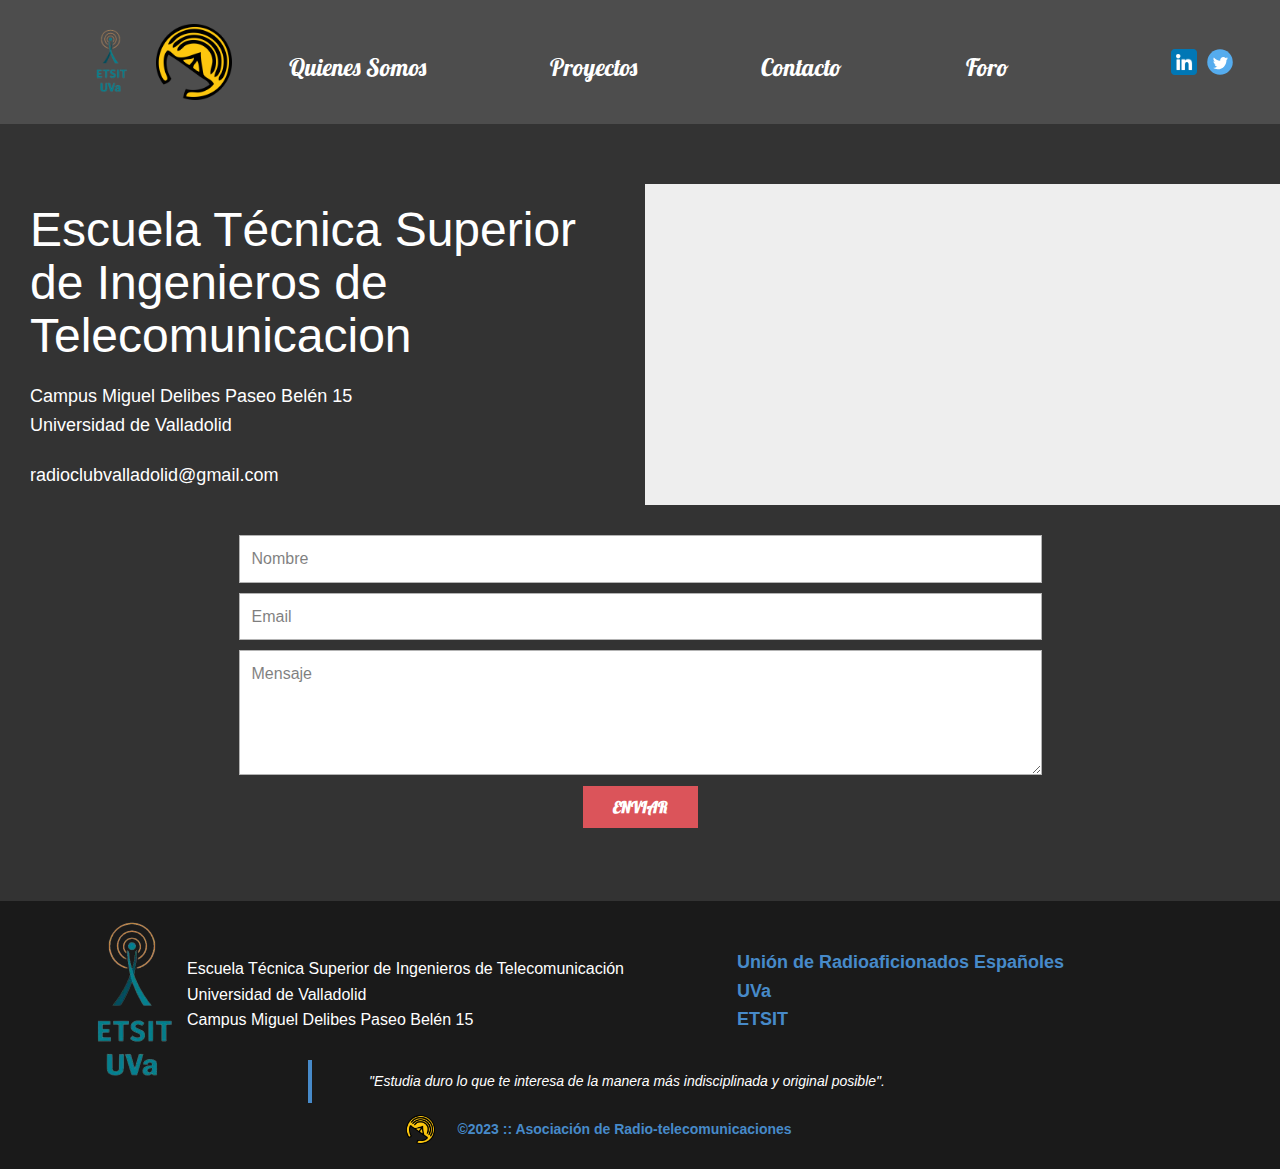
<file: contacto.html>
<!DOCTYPE html>
<html style="font-size: 16px;" lang="es"><head>
    <meta name="viewport" content="width=device-width, initial-scale=1.0">
    <meta charset="utf-8">
    <meta name="keywords" content="Business Center, Business Center">
    <meta name="description" content="Somos un grupo de estudiantes de grado (y máster) de teleco, en la ETSIT-UVa. Juntamos lo mejor de cada mención para llevar a cabo todas las ideas que se nos ocurren. Sacamos la mejor parte de lo ">
    <title>RC: Como contactarnos</title>
    <link rel="stylesheet" href="b437363a3279afd6e043c8524ffb06340d893ddb/nicepage.css" media="screen">
<link rel="stylesheet" href="nicepage-site.css" media="screen">
<link rel="stylesheet" href="contacto.css" media="screen">
<link rel="icon" type="image/png" href="0f9cd43b/5993878/images/image.png">
    <script class="u-script" type="text/javascript" src="assets/jquery-3.5.1.min.js" defer=""></script>
    <script class="u-script" type="text/javascript" src="b437363a3279afd6e043c8524ffb06340d893ddb/nicepage.js" defer=""></script>
    <meta name="generator" content="Nicepage 5.20.10, nicepage.com">
    <meta name="referrer" content="origin">
    <link id="u-theme-google-font" rel="stylesheet" href="css?family=Roboto:100,100i,300,300i,400,400i,500,500i,700,700i,900,900i|Open+Sans:300,300i,400,400i,500,500i,600,600i,700,700i,800,800i">
    <link id="u-page-google-font" rel="stylesheet" href="css-1?family=Lobster:400">
    
    
    
    <script type="application/ld+json">{
		"@context": "http://schema.org",
		"@type": "Organization",
		"name": "RadioclubEtsit",
		"logo": "https://assets.nicepagecdn.com/0f9cd43b/5993878/images/image.png",
		"sameAs": [
				"https://es.linkedin.com/company/asociaci-n-de-radio-telecomunicaciones?trk=public_post_follow-view-profile",
				"https://twitter.com/radioclub_vall"
		]
}</script>
    <meta name="theme-color" content="#478ac9">
    <meta name="twitter:site" content="@">
    <meta name="twitter:card" content="summary_large_image">
    <meta name="twitter:title" content="contacto">
    <meta name="twitter:description" content="RadioclubEtsit">
    <meta property="og:title" content="contacto">
    <meta property="og:description" content="Somos un grupo de estudiantes de grado (y máster) de teleco, en la ETSIT-UVa. Juntamos lo mejor de cada mención para llevar a cabo todas las ideas que se nos ocurren. Sacamos la mejor parte de lo ">
    <meta property="og:type" content="website">
  
</head>
  <body data-path-to-root="/" data-include-products="false" class="u-body u-xl-mode" data-lang="es"><header class="u-align-center-sm u-align-center-xs u-clearfix u-grey-70 u-header u-header" id="sec-80ef"><div class="u-clearfix u-sheet u-sheet-1">
        <a href="index.html" class="u-image u-logo u-image-1" data-image-width="100" data-image-height="100">
          <img src="0f9cd43b/5993878/images/image.png" class="u-logo-image u-logo-image-1">
        </a>
        <nav class="u-align-left u-menu u-menu-one-level u-offcanvas u-menu-1">
          <div class="menu-collapse u-custom-font u-font-lobster" style="font-size: 1.5rem;">
            <a class="u-button-style u-custom-color u-nav-link" href="#">
              <svg class="u-svg-link" preserveaspectratio="xMidYMin slice" viewbox="0 0 302 302" ><use xlink:href="#svg-8a8f"></use></svg>
              <svg xmlns="http://www.w3.org/2000/svg" xmlns:xlink="http://www.w3.org/1999/xlink" version="1.1" id="svg-8a8f" x="0px" y="0px" viewbox="0 0 302 302" style="enable-background:new 0 0 302 302;" xml:space="preserve" class="u-svg-content"><g><rect y="36" width="302" height="30"></rect><rect y="236" width="302" height="30"></rect><rect y="136" width="302" height="30"></rect>
</g><g></g><g></g><g></g><g></g><g></g><g></g><g></g><g></g><g></g><g></g><g></g><g></g><g></g><g></g><g></g></svg>
            </a>
          </div>
          <div class="u-custom-menu u-nav-container">
            <ul class="u-custom-font u-font-lobster u-nav u-unstyled u-nav-1">
</li><li class="u-nav-item"><a class="u-button-style u-nav-link u-text-active-palette-1-base u-text-hover-palette-2-base" href="quienes_somos.html" style="padding: 26px 62px;">Quienes Somos</a>
</li><li class="u-nav-item"><a class="u-button-style u-nav-link u-text-active-palette-1-base u-text-hover-palette-2-base" href="servicios.html" style="padding: 26px 62px;">Proyectos</a>
</li><li class="u-nav-item"><a class="u-button-style u-nav-link u-text-active-palette-1-base u-text-hover-palette-2-base" href="contacto.php" style="padding: 26px 62px;">Contacto</a>
</li><li class="u-nav-item"><a class="u-button-style u-nav-link u-text-active-palette-1-base u-text-hover-palette-2-base" href="foro.html" style="padding: 26px 62px;">Foro</a>
</li></ul>
          </div>
          <div class="u-custom-menu u-nav-container-collapse">
            <div class="u-align-center u-black u-container-style u-inner-container-layout u-opacity u-opacity-95 u-sidenav">
              <div class="u-inner-container-layout u-sidenav-overflow">
                <div class="u-menu-close"></div>
                <ul class="u-align-center u-nav u-popupmenu-items u-unstyled u-nav-2"><li class="u-nav-item"><a class="u-button-style u-nav-link" href="index.html">Inicio</a>
</li><li class="u-nav-item"><a class="u-button-style u-nav-link" href="quienes_somos.html">Quienes Somos</a>
</li><li class="u-nav-item"><a class="u-button-style u-nav-link" href="servicios.html">Proyectos</a>
</li><li class="u-nav-item"><a class="u-button-style u-nav-link" href="contacto.php">Contacto</a>
</li></ul>
              </div>
            </div>
            <div class="u-black u-menu-overlay u-opacity u-opacity-70"></div>
          </div>
        </nav>
        <div class="u-social-icons u-spacing-10 u-social-icons-1">
          <a class="u-social-url" title="facebook" target="_blank" href="https://es.linkedin.com/company/asociaci-n-de-radio-telecomunicaciones?trk=public_post_follow-view-profile"><span class="u-file-icon u-icon u-social-facebook u-social-icon u-icon-1"><img src="0f9cd43b/5993878/images/3536505.png" alt=""></span>
          </a>
          <a class="u-social-url" title="twitter" target="_blank" href="https://twitter.com/radioclub_vall"><span class="u-icon u-social-icon u-social-twitter u-icon-2"><svg class="u-svg-link" preserveaspectratio="xMidYMin slice" viewbox="0 0 112 112" ><use xlink:href="#svg-7625"></use></svg><svg class="u-svg-content" viewbox="0 0 112 112" x="0" y="0" id="svg-7625"><circle fill="currentColor" class="st0" cx="56.1" cy="56.1" r="55"></circle><path fill="#FFFFFF" d="M83.8,47.3c0,0.6,0,1.2,0,1.7c0,17.7-13.5,38.2-38.2,38.2C38,87.2,31,85,25,81.2c1,0.1,2.1,0.2,3.2,0.2
      c6.3,0,12.1-2.1,16.7-5.7c-5.9-0.1-10.8-4-12.5-9.3c0.8,0.2,1.7,0.2,2.5,0.2c1.2,0,2.4-0.2,3.5-0.5c-6.1-1.2-10.8-6.7-10.8-13.1
      c0-0.1,0-0.1,0-0.2c1.8,1,3.9,1.6,6.1,1.7c-3.6-2.4-6-6.5-6-11.2c0-2.5,0.7-4.8,1.8-6.7c6.6,8.1,16.5,13.5,27.6,14
      c-0.2-1-0.3-2-0.3-3.1c0-7.4,6-13.4,13.4-13.4c3.9,0,7.3,1.6,9.8,4.2c3.1-0.6,5.9-1.7,8.5-3.3c-1,3.1-3.1,5.8-5.9,7.4
      c2.7-0.3,5.3-1,7.7-2.1C88.7,43,86.4,45.4,83.8,47.3z"></path></svg></span>
          </a>
        </div>
        <img class="u-image u-image-contain u-image-default u-preserve-proportions u-image-2" src="0f9cd43b/5993878/images/image-3.png" alt="" data-image-width="400" data-image-height="400" data-href="https://www.tel.uva.es/" data-target="_blank">
      </div></header>
    <section class="u-align-center u-clearfix u-grey-80 u-valign-middle-xl u-section-1" id="sec-46dc">
      <div class="custom-expanded data-layout-selected u-clearfix u-expanded-width-xl u-gutter-10 u-layout-wrap u-layout-wrap-1">
        <div class="u-gutter-0 u-layout">
          <div class="u-layout-col">
            <div class="u-size-30">
              <div class="u-layout-row">
                <div class="u-align-left u-container-style u-layout-cell u-size-30-lg u-size-30-xl u-size-31-md u-size-31-sm u-size-31-xs u-layout-cell-1">
                  <div class="u-container-layout u-valign-top-sm u-valign-top-xs u-container-layout-1">
                    <h2 class="u-text u-text-1">Escuela Técnica Superior de Ingenieros de Telecomunicacion</h2>
                    <p class="u-text u-text-2">Campus Miguel Delibes
Paseo Belén 15<br>Universidad de Valladolid&nbsp;<br>
                    </p>
                    <p class="u-text u-text-3"> radioclubvalladolid@gmail.com</p>
                  </div>
                </div>
                <div class="u-align-left u-container-style u-layout-cell u-size-29-md u-size-29-sm u-size-29-xs u-size-30-lg u-size-30-xl u-layout-cell-2">
                  <div class="u-container-layout u-container-layout-2">
                    <div class="u-expanded u-grey-light-2 u-map">
                      <div class="embed-responsive">
                        <iframe class="embed-responsive-item" src="https://maps.google.com/maps?output=embed&q=Escuela%20T%C3%A9cnica%20Superior%20de%20Ingenieros%20de%20Telecomunicaci%C3%B3nUniversidad%20de%20Valladolid%C2%A0Campus%20Miguel%20Delibes%0APaseo%20Bel%C3%A9n%2015&z=16&t=m" data-map="[base64]"></iframe>
                      </div>
                    </div>
                  </div>
                </div>
              </div>
            </div>
            <div class="u-size-30">
              <div class="u-layout-row">
                <div class="u-align-left u-container-style u-layout-cell u-size-60 u-layout-cell-3">
                  <div class="u-container-layout u-valign-bottom-sm u-valign-bottom-xs u-container-layout-3">
                    <div class="u-form u-form-1">
                      <form action="https://forms.nicepagesrv.com/v2/form/process" class="u-clearfix u-form-spacing-10 u-form-vertical u-inner-form" style="padding: 0px;" source="email" name="form-5">
                        <input type="hidden" id="siteId" name="siteId" value="5993878">
                        <input type="hidden" id="pageId" name="pageId" value="47218973">
                        <div class="u-form-group u-form-name u-label-none">
                          <label for="name-5359" class="u-label">Nombre</label>
                          <input type="text" placeholder="Nombre" id="name-5359" name="nombre" class="u-input u-input-rectangle" required="">
                        </div>
                        <div class="u-form-email u-form-group u-label-none">
                          <label for="email-5359" class="u-label">Email</label>
                          <input type="email" placeholder="Email" id="email-5359" name="email" class="u-input u-input-rectangle" required="">
                        </div>
                        <div class="u-form-group u-form-message u-label-none">
                          <label for="message-5359" class="u-label">Address</label>
                          <textarea placeholder="Mensaje" rows="4" cols="50" id="message-5359" name="message" class="u-input u-input-rectangle" required="" maxlength="5000"></textarea>
                        </div>
                        <div class="u-align-center u-form-group u-form-submit u-label-none">
                          <a href="#" class="u-border-none u-btn u-btn-submit u-button-style u-custom-font u-font-lobster u-palette-2-base u-btn-1">Enviar<br>
                          </a>
                          <input type="submit" value="submit" class="u-form-control-hidden">
                        </div>
                        <div class="u-form-send-message u-form-send-success">Gracias. El mensaje ha sido enviado!!</div>
                        <div class="u-form-send-error u-form-send-message">Imposible de enviar. Corrija los campos señalados.</div>
                        <input type="hidden" value="" name="recaptchaResponse">
                        <input type="hidden" name="formServices" value="cc3729d9-b306-946d-03f2-721d1c1a7704">
                        <input type="hidden" name="siteKey" value="6LetPRgiAAAAAGX121nVdkYGTN-RfCXh4wAlbDFh">
                      </form>
                    </div>
                  </div>
                </div>
              </div>
            </div>
          </div>
        </div>
      </div>
    </section>
    
    
    
    <footer class="u-align-center u-clearfix u-footer u-grey-90 u-footer" id="sec-bb53" data-href="https://www.ure.es/"
    data-target="_blank">
    <div class="u-clearfix u-sheet u-sheet-1">
      <img class="u-image u-image-contain u-image-default u-preserve-proportions u-image-1"
        src="0f9cd43b/5993878/images/image-3.png" alt="" data-image-width="400" data-image-height="400">
      <p class="u-align-left u-text u-text-1">Escuela Técnica Superior de Ingenieros de Telecomunicación<br>Universidad
        de Valladolid&nbsp;<br>Campus Miguel Delibes
        Paseo Belén 15
      </p>
      <div class="u-clearfix u-group-elements u-group-elements-1">
        <p class="u-align-left u-text u-text-2">
          <a class="u-active-none u-border-none u-btn u-button-link u-button-style u-hover-none u-none u-text-palette-1-base u-btn-1"
            data-href="https://www.ure.es/" data-target="_blank">Unión de Radioaficionados Españoles</a>
        </p>
        <p class="u-align-left u-text u-text-3">
          <a class="u-active-none u-border-none u-btn u-button-link u-button-style u-hover-none u-none u-text-palette-1-base u-btn-2"
            data-href="https://www.uva.es/export/sites/uva/" data-target="_blank">UVa</a>
        </p>
        <p class="u-align-left u-text u-text-4">
          <a class="u-active-none u-border-none u-btn u-button-link u-button-style u-hover-none u-none u-text-palette-1-base u-btn-3"
            data-href="https://www.tel.uva.es/" data-target="_blank">ETSIT</a>
        </p>
      </div>
      <blockquote class="u-align-center u-text u-text-5"> "Estudia duro lo que te interesa de la manera más
        indisciplinada y original posible".</blockquote>
      <a href="https://nicepage.com" class="u-image u-logo u-image-2" data-image-width="100" data-image-height="100">
        <img src="0f9cd43b/5993878/images/image.png" class="u-logo-image u-logo-image-1">
      </a>
      <p class="u-small-text u-text u-text-variant u-text-6">
        <a id="asoc"
          class="u-active-none u-border-none u-btn u-button-style u-hover-none u-none u-text-palette-1-base u-btn-4">©2023&nbsp;::
          Asociación de Radio-telecomunicaciones</a>
      </p>
    </div>
  </footer>
  
</body></html>
</file>
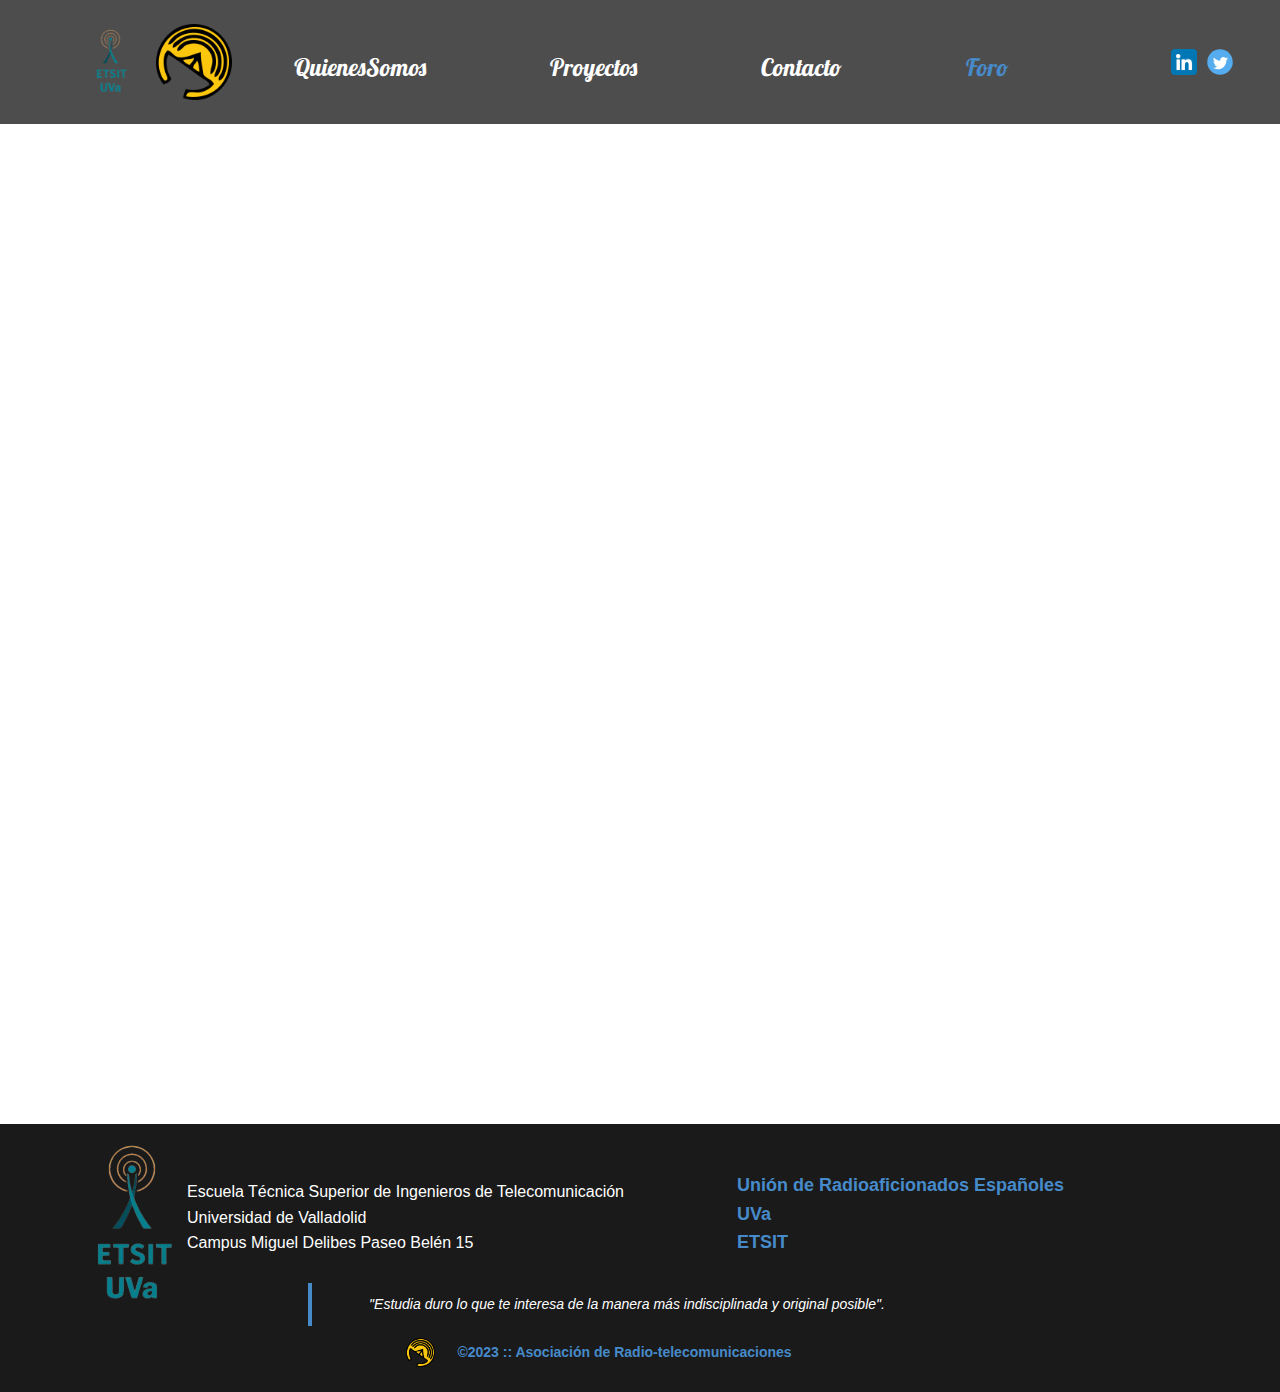
<file: foro.html>
<!DOCTYPE html>
<html style="font-size: 16px;" lang="es"><head>
    <meta name="viewport" content="width=device-width, initial-scale=1.0">
    <meta charset="utf-8">
    <meta name="keywords" content="Business Center, Business Center">
    <meta name="description" content="Foro del radioclub. Propuesta de temas relacionados con las Telecomunicaciones ">
    <title>Remoto</title>
    <link rel="stylesheet" href="b437363a3279afd6e043c8524ffb06340d893ddb/nicepage.css" media="screen">
<link rel="stylesheet" href="nicepage-site.css" media="screen">
<link rel="stylesheet" href="contacto.css" media="screen">
<link rel="icon" type="image/png" href="0f9cd43b/5993878/images/image.png">
    <script class="u-script" type="text/javascript" src="assets/jquery-3.5.1.min.js" defer=""></script>
    <script class="u-script" type="text/javascript" src="b437363a3279afd6e043c8524ffb06340d893ddb/nicepage.js" defer=""></script>
    <meta name="generator" content="Nicepage 5.20.10, nicepage.com">
    <meta name="referrer" content="origin">
    <link id="u-theme-google-font" rel="stylesheet" href="css?family=Roboto:100,100i,300,300i,400,400i,500,500i,700,700i,900,900i|Open+Sans:300,300i,400,400i,500,500i,600,600i,700,700i,800,800i">
    <link id="u-page-google-font" rel="stylesheet" href="css-1?family=Lobster:400">
    
    
    
    <script type="application/ld+json">{
		"@context": "http://schema.org",
		"@type": "Organization",
		"name": "RadioclubEtsit",
		"logo": "https://assets.nicepagecdn.com/0f9cd43b/5993878/images/image.png",
		"sameAs": [
				"https://es.linkedin.com/company/asociaci-n-de-radio-telecomunicaciones?trk=public_post_follow-view-profile",
				"https://twitter.com/radioclub_vall"
		]
}</script>
    <meta name="theme-color" content="#478ac9">
    <meta name="twitter:site" content="@">
    <meta name="twitter:card" content="summary_large_image">
    <meta name="twitter:title" content="contacto">
    <meta name="twitter:description" content="RadioclubEtsit">
    <meta property="og:title" content="contacto">
    <meta property="og:description" content="Somos un grupo de estudiantes de grado (y máster) de teleco, en la ETSIT-UVa. Juntamos lo mejor de cada mención para llevar a cabo todas las ideas que se nos ocurren. Sacamos la mejor parte de lo ">
    <meta property="og:type" content="website">
  <script>
    function gdprConfirmed() {
        return true;
    }
    function dynamicLoadScript(src) {
        var script = document.createElement('script');
        script.src = src && typeof src === 'string' ? src : 'https://www.google.com/recaptcha/api.js?render=6LetPRgiAAAAAGX121nVdkYGTN-RfCXh4wAlbDFh';
        script.async = true;
        document.body.appendChild(script);
        script.onload = function() {
            let event = new CustomEvent("recaptchaLoaded");
            document.dispatchEvent(event);
        };
    }
    document.addEventListener('DOMContentLoaded', function () {
        var confirmButton = document.querySelector('.u-cookies-consent .u-button-confirm');
        if (confirmButton) {
            confirmButton.onclick = dynamicLoadScript;
        }
    });
    </script>
    <script>
        document.addEventListener("DOMContentLoaded", function(){
            if (!gdprConfirmed()) {
                return;
            }
            dynamicLoadScript();
        });
    </script>
</head>
  <body data-path-to-root="/" data-include-products="false" class="u-body u-xl-mode" data-lang="es"><header class="u-align-center-sm u-align-center-xs u-clearfix u-grey-70 u-header u-header" id="sec-80ef"><div class="u-clearfix u-sheet u-sheet-1">
        <a class="u-image u-logo u-image-1" href="index.html" data-image-width="100" data-image-height="100">
          <img src="0f9cd43b/5993878/images/image.png" class="u-logo-image u-logo-image-1">
        </a>
        <nav class="u-align-left u-menu u-menu-one-level u-offcanvas u-menu-1">
          <div class="menu-collapse u-custom-font u-font-lobster" style="font-size: 1.5rem;">
            <a class="u-button-style u-custom-color u-nav-link" href="#">
              <svg xmlns="http://www.w3.org/2000/svg" xmlns:xlink="http://www.w3.org/1999/xlink" version="1.1" id="svg-8a8f" x="0px" y="0px" viewbox="0 0 302 302" style="enable-background:new 0 0 302 302;" xml:space="preserve" class="u-svg-content"><g><rect y="36" width="302" height="30"></rect><rect y="236" width="302" height="30"></rect><rect y="136" width="302" height="30"></rect>
</g><g></g><g></g><g></g><g></g><g></g><g></g><g></g><g></g><g></g><g></g><g></g><g></g><g></g><g></g><g></g></svg>
            </a>
          </div>
          <div class="u-custom-menu u-nav-container">
            <ul class="u-custom-font u-font-lobster u-nav u-unstyled u-nav-1">
</li><li class="u-nav-item"><a class="u-button-style u-nav-link u-text-active-palette-1-base u-text-hover-palette-2-base" href="quienes_somos.html" style="padding: 26px 62px;">QuienesSomos</a>
</li><li class="u-nav-item"><a class="u-button-style u-nav-link u-text-active-palette-1-base u-text-hover-palette-2-base" href="servicios.html" style="padding: 26px 62px;">Proyectos</a>
</li><li class="u-nav-item"><a class="u-button-style u-nav-link u-text-active-palette-1-base u-text-hover-palette-2-base" href="contacto.php" style="padding: 26px 62px;">Contacto</a>
</li><li class="u-nav-item"><a class="u-button-style u-nav-link u-text-active-palette-1-base u-text-hover-palette-2-base" href="foro.html" style="padding: 26px 62px;">Foro</a>
</li></ul>
          </div>
          <div class="u-custom-menu u-nav-container-collapse">
            <div class="u-align-center u-black u-container-style u-inner-container-layout u-opacity u-opacity-95 u-sidenav">
              <div class="u-inner-container-layout u-sidenav-overflow">
                <div class="u-menu-close"></div>
                <ul class="u-align-center u-nav u-popupmenu-items u-unstyled u-nav-2"><li class="u-nav-item"><a class="u-button-style u-nav-link" href="index.htm">Inicio</a>
</li><li class="u-nav-item"><a class="u-button-style u-nav-link" href="quienes_somos.html">QuienesSomos</a>
</li><li class="u-nav-item"><a class="u-button-style u-nav-link" href="servicios.html">Proyectos</a>
</li><li class="u-nav-item"><a class="u-button-style u-nav-link" href="contacto.php">Contacto</a>
</li></ul>
              </div>
            </div>
            <div class="u-black u-menu-overlay u-opacity u-opacity-70"></div>
          </div>
        </nav>
        <div class="u-social-icons u-spacing-10 u-social-icons-1">
          <a class="u-social-url" title="facebook" target="_blank" href="https://es.linkedin.com/company/asociaci-n-de-radio-telecomunicaciones?trk=public_post_follow-view-profile"><span class="u-file-icon u-icon u-social-facebook u-social-icon u-icon-1"><img src="0f9cd43b/5993878/images/3536505.png" alt=""></span>
          </a>
          <a class="u-social-url" title="twitter" target="_blank" href="https://twitter.com/radioclub_vall"><span class="u-icon u-social-icon u-social-twitter u-icon-2"><svg class="u-svg-link" preserveaspectratio="xMidYMin slice" viewbox="0 0 112 112"><use xlink:href="#svg-7625"></use></svg><svg class="u-svg-content" viewbox="0 0 112 112" x="0" y="0" id="svg-7625"><circle fill="currentColor" class="st0" cx="56.1" cy="56.1" r="55"></circle><path fill="#FFFFFF" d="M83.8,47.3c0,0.6,0,1.2,0,1.7c0,17.7-13.5,38.2-38.2,38.2C38,87.2,31,85,25,81.2c1,0.1,2.1,0.2,3.2,0.2
      c6.3,0,12.1-2.1,16.7-5.7c-5.9-0.1-10.8-4-12.5-9.3c0.8,0.2,1.7,0.2,2.5,0.2c1.2,0,2.4-0.2,3.5-0.5c-6.1-1.2-10.8-6.7-10.8-13.1
      c0-0.1,0-0.1,0-0.2c1.8,1,3.9,1.6,6.1,1.7c-3.6-2.4-6-6.5-6-11.2c0-2.5,0.7-4.8,1.8-6.7c6.6,8.1,16.5,13.5,27.6,14
      c-0.2-1-0.3-2-0.3-3.1c0-7.4,6-13.4,13.4-13.4c3.9,0,7.3,1.6,9.8,4.2c3.1-0.6,5.9-1.7,8.5-3.3c-1,3.1-3.1,5.8-5.9,7.4
      c2.7-0.3,5.3-1,7.7-2.1C88.7,43,86.4,45.4,83.8,47.3z"></path></svg></span>
          </a>
        </div>
        <img class="u-image u-image-contain u-image-default u-preserve-proportions u-image-2" src="0f9cd43b/5993878/images/image-3.png" alt="" data-image-width="400" data-image-height="400" data-href="https://www.tel.uva.es/" data-target="_blank">
       
      </div></header>


      <div style="width:95%; height: 1000px;"> 
      <iframe src="http://juliet.tel.uva.es:8080/guacamole" frameborder="0" style="width:100%; height: 1000px;;"></iframe>
      </div>


    <footer class="u-align-center u-clearfix u-footer u-grey-90 u-footer" id="sec-bb53" data-href="https://www.ure.es/"
    data-target="_blank">
    <div class="u-clearfix u-sheet u-sheet-1">
      <img class="u-image u-image-contain u-image-default u-preserve-proportions u-image-1"
        src="0f9cd43b/5993878/images/image-3.png" alt="" data-image-width="400" data-image-height="400">
      <p class="u-align-left u-text u-text-1">Escuela Técnica Superior de Ingenieros de Telecomunicación<br>Universidad
        de Valladolid&nbsp;<br>Campus Miguel Delibes
        Paseo Belén 15
      </p>
      <div class="u-clearfix u-group-elements u-group-elements-1">
        <p class="u-align-left u-text u-text-2">
          <a class="u-active-none u-border-none u-btn u-button-link u-button-style u-hover-none u-none u-text-palette-1-base u-btn-1"
            data-href="https://www.ure.es/" data-target="_blank">Unión de Radioaficionados Españoles</a>
        </p>
        <p class="u-align-left u-text u-text-3">
          <a class="u-active-none u-border-none u-btn u-button-link u-button-style u-hover-none u-none u-text-palette-1-base u-btn-2"
            data-href="https://www.uva.es/export/sites/uva/" data-target="_blank">UVa</a>
        </p>
        <p class="u-align-left u-text u-text-4">
          <a class="u-active-none u-border-none u-btn u-button-link u-button-style u-hover-none u-none u-text-palette-1-base u-btn-3"
            data-href="https://www.tel.uva.es/" data-target="_blank">ETSIT</a>
        </p>
      </div>
      <blockquote class="u-align-center u-text u-text-5"> "Estudia duro lo que te interesa de la manera más
        indisciplinada y original posible".</blockquote>
      <a  class="u-image u-logo u-image-2" data-image-width="100" data-image-height="100">
        <img src="0f9cd43b/5993878/images/image.png" class="u-logo-image u-logo-image-1">
      </a>
      <p class="u-small-text u-text u-text-variant u-text-6">
        <a id="asoc"
          class="u-active-none u-border-none u-btn u-button-style u-hover-none u-none u-text-palette-1-base u-btn-4">©2023&nbsp;::
          Asociación de Radio-telecomunicaciones</a>
      </p>
    </div>
  </footer>
  
</body></html>
</file>
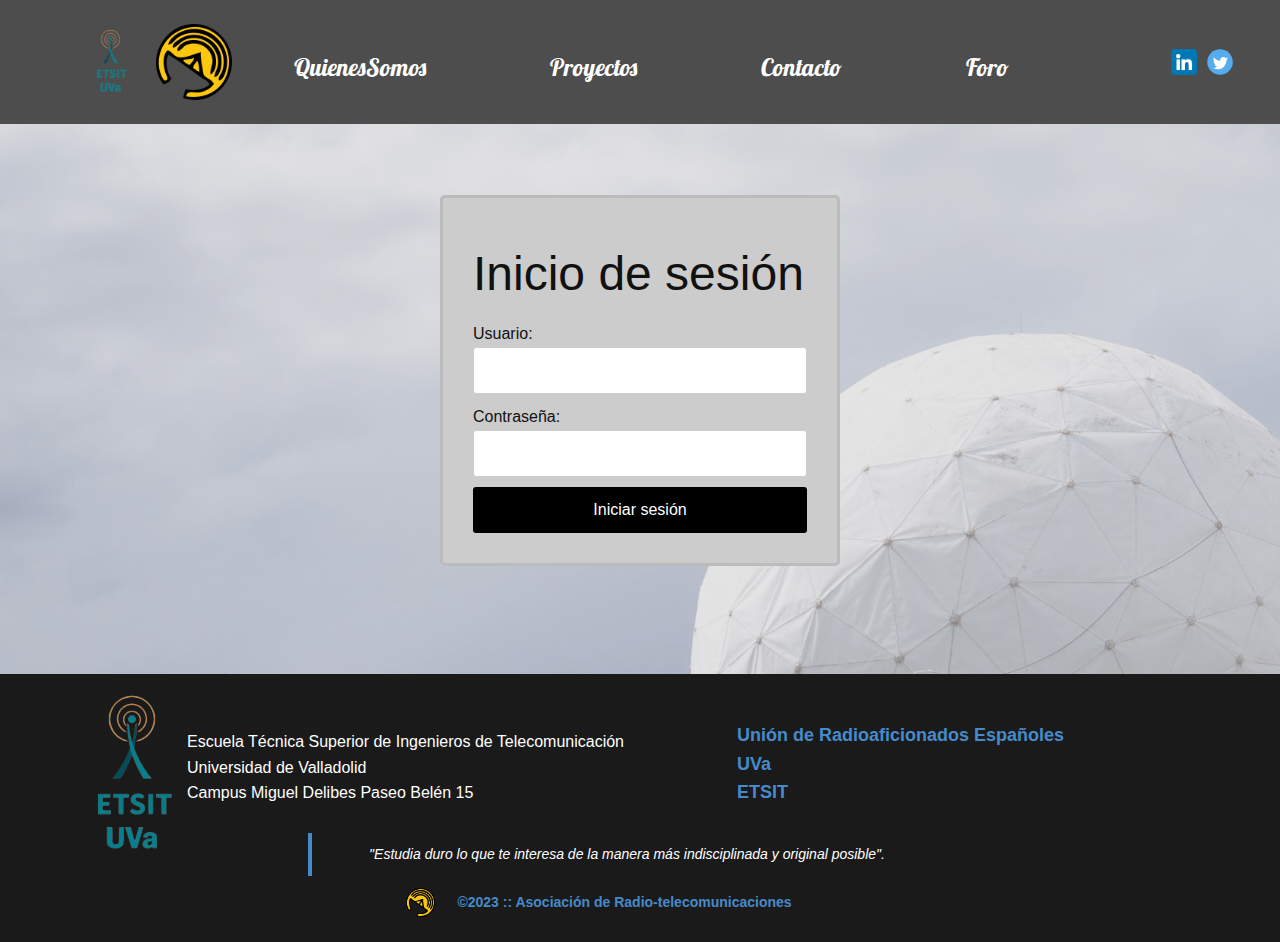
<file: login.html>
<!DOCTYPE html>
<html style="font-size: 16px;" lang="es"><head>
    <meta name="viewport" content="width=device-width, initial-scale=1.0">
    <meta charset="utf-8">
    <meta name="keywords" content="Business Center, Business Center">
    <meta name="description" content="Foro del radioclub. Propuesta de temas relacionados con las Telecomunicaciones ">
    <title>Private Access</title>
    <link rel="stylesheet" href="b437363a3279afd6e043c8524ffb06340d893ddb/nicepage.css" media="screen">
<link rel="stylesheet" href="nicepage-site.css" media="screen">
<link rel="stylesheet" href="contacto.css" media="screen">
<link rel="icon" type="image/png" href="0f9cd43b/5993878/images/image.png">
    <script class="u-script" type="text/javascript" src="assets/jquery-3.5.1.min.js" defer=""></script>
    <script class="u-script" type="text/javascript" src="b437363a3279afd6e043c8524ffb06340d893ddb/nicepage.js" defer=""></script>
    <meta name="generator" content="Nicepage 5.20.10, nicepage.com">
    <meta name="referrer" content="origin">
    <link id="u-theme-google-font" rel="stylesheet" href="css?family=Roboto:100,100i,300,300i,400,400i,500,500i,700,700i,900,900i|Open+Sans:300,300i,400,400i,500,500i,600,600i,700,700i,800,800i">
    <link id="u-page-google-font" rel="stylesheet" href="css-1?family=Lobster:400">
    
    
    
    <script type="application/ld+json">{
		"@context": "http://schema.org",
		"@type": "Organization",
		"name": "RadioclubEtsit",
		"logo": "https://assets.nicepagecdn.com/0f9cd43b/5993878/images/image.png",
		"sameAs": [
				"https://es.linkedin.com/company/asociaci-n-de-radio-telecomunicaciones?trk=public_post_follow-view-profile",
				"https://twitter.com/radioclub_vall"
		]
}</script>
    <meta name="theme-color" content="#478ac9">
    <meta name="twitter:site" content="@">
    <meta name="twitter:card" content="summary_large_image">
    <meta name="twitter:title" content="contacto">
    <meta name="twitter:description" content="RadioclubEtsit">
    <meta property="og:title" content="contacto">
    <meta property="og:description" content="Somos un grupo de estudiantes de grado (y máster) de teleco, en la ETSIT-UVa. Juntamos lo mejor de cada mención para llevar a cabo todas las ideas que se nos ocurren. Sacamos la mejor parte de lo ">
    <meta property="og:type" content="website">
  
</head>
  <body data-path-to-root="/" data-include-products="false" class="u-body u-xl-mode" data-lang="es"><header class="u-align-center-sm u-align-center-xs u-clearfix u-grey-70 u-header u-header" id="sec-80ef"><div class="u-clearfix u-sheet u-sheet-1">
        <a class="u-image u-logo u-image-1" href="index.html" data-image-width="100" data-image-height="100">
          <img src="0f9cd43b/5993878/images/image.png" class="u-logo-image u-logo-image-1">
        </a>
        <nav class="u-align-left u-menu u-menu-one-level u-offcanvas u-menu-1">
          <div class="menu-collapse u-custom-font u-font-lobster" style="font-size: 1.5rem;">
            <a class="u-button-style u-custom-color u-nav-link" href="#">
              <svg xmlns="http://www.w3.org/2000/svg" xmlns:xlink="http://www.w3.org/1999/xlink" version="1.1" id="svg-8a8f" x="0px" y="0px" viewbox="0 0 302 302" style="enable-background:new 0 0 302 302;" xml:space="preserve" class="u-svg-content"><g><rect y="36" width="302" height="30"></rect><rect y="236" width="302" height="30"></rect><rect y="136" width="302" height="30"></rect>
</g><g></g><g></g><g></g><g></g><g></g><g></g><g></g><g></g><g></g><g></g><g></g><g></g><g></g><g></g><g></g></svg>
            </a>
          </div>
          <div class="u-custom-menu u-nav-container">
            <ul class="u-custom-font u-font-lobster u-nav u-unstyled u-nav-1">
</li><li class="u-nav-item"><a class="u-button-style u-nav-link u-text-active-palette-1-base u-text-hover-palette-2-base" href="quienes_somos.html" style="padding: 26px 62px;">QuienesSomos</a>
</li><li class="u-nav-item"><a class="u-button-style u-nav-link u-text-active-palette-1-base u-text-hover-palette-2-base" href="servicios.html" style="padding: 26px 62px;">Proyectos</a>
</li><li class="u-nav-item"><a class="u-button-style u-nav-link u-text-active-palette-1-base u-text-hover-palette-2-base" href="contacto.php" style="padding: 26px 62px;">Contacto</a>
</li><li class="u-nav-item"><a class="u-button-style u-nav-link u-text-active-palette-1-base u-text-hover-palette-2-base" href="foro.html" style="padding: 26px 62px;">Foro</a>
</li></ul>
          </div>
          <div class="u-custom-menu u-nav-container-collapse">
            <div class="u-align-center u-black u-container-style u-inner-container-layout u-opacity u-opacity-95 u-sidenav">
              <div class="u-inner-container-layout u-sidenav-overflow">
                <div class="u-menu-close"></div>
                <ul class="u-align-center u-nav u-popupmenu-items u-unstyled u-nav-2"><li class="u-nav-item"><a class="u-button-style u-nav-link" href="index.htm">Inicio</a>
</li><li class="u-nav-item"><a class="u-button-style u-nav-link" href="quienes_somos.html">QuienesSomos</a>
</li><li class="u-nav-item"><a class="u-button-style u-nav-link" href="servicios.html">Proyectos</a>
</li><li class="u-nav-item"><a class="u-button-style u-nav-link" href="contacto.php">Contacto</a>
</li></ul>
              </div>
            </div>
            <div class="u-black u-menu-overlay u-opacity u-opacity-70"></div>
          </div>
        </nav>
        <div class="u-social-icons u-spacing-10 u-social-icons-1">
          <a class="u-social-url" title="facebook" target="_blank" href="https://es.linkedin.com/company/asociaci-n-de-radio-telecomunicaciones?trk=public_post_follow-view-profile"><span class="u-file-icon u-icon u-social-facebook u-social-icon u-icon-1"><img src="0f9cd43b/5993878/images/3536505.png" alt=""></span>
          </a>
          <a class="u-social-url" title="twitter" target="_blank" href="https://twitter.com/radioclub_vall"><span class="u-icon u-social-icon u-social-twitter u-icon-2"><svg class="u-svg-link" preserveaspectratio="xMidYMin slice" viewbox="0 0 112 112"><use xlink:href="#svg-7625"></use></svg><svg class="u-svg-content" viewbox="0 0 112 112" x="0" y="0" id="svg-7625"><circle fill="currentColor" class="st0" cx="56.1" cy="56.1" r="55"></circle><path fill="#FFFFFF" d="M83.8,47.3c0,0.6,0,1.2,0,1.7c0,17.7-13.5,38.2-38.2,38.2C38,87.2,31,85,25,81.2c1,0.1,2.1,0.2,3.2,0.2
      c6.3,0,12.1-2.1,16.7-5.7c-5.9-0.1-10.8-4-12.5-9.3c0.8,0.2,1.7,0.2,2.5,0.2c1.2,0,2.4-0.2,3.5-0.5c-6.1-1.2-10.8-6.7-10.8-13.1
      c0-0.1,0-0.1,0-0.2c1.8,1,3.9,1.6,6.1,1.7c-3.6-2.4-6-6.5-6-11.2c0-2.5,0.7-4.8,1.8-6.7c6.6,8.1,16.5,13.5,27.6,14
      c-0.2-1-0.3-2-0.3-3.1c0-7.4,6-13.4,13.4-13.4c3.9,0,7.3,1.6,9.8,4.2c3.1-0.6,5.9-1.7,8.5-3.3c-1,3.1-3.1,5.8-5.9,7.4
      c2.7-0.3,5.3-1,7.7-2.1C88.7,43,86.4,45.4,83.8,47.3z"></path></svg></span>
          </a>
        </div>
        <img class="u-image u-image-contain u-image-default u-preserve-proportions u-image-2" src="0f9cd43b/5993878/images/image-3.png" alt="" data-image-width="400" data-image-height="400" data-href="https://www.tel.uva.es/" data-target="_blank">
       
      </div></header>


      <div style="width: 100%; height: 550px; background-image: linear-gradient(0deg, rgba(200,200,200,0.45), rgba(200,200,200,0.45)), url('0f9cd43b/5993878/images/DSC05176.jpg');"> 
        <br>
        <br>
        <div class="login-container">
          <h2>Inicio de sesión</h2>
          <form action="/login" method="post">
            <label for="username">Usuario:</label>
            <input type="text" id="username" name="username" class="login-input" required>
            <br>
            <label for="password">Contraseña:</label>
            <input type="password" id="password" name="password" class="login-input" required>
            <br>
            <button type="submit" class="login-button">Iniciar sesión</button>
          </form>
        </div>
      </div>


    <footer class="u-align-center u-clearfix u-footer u-grey-90 u-footer" id="sec-bb53" data-href="https://www.ure.es/"
    data-target="_blank">
    <div class="u-clearfix u-sheet u-sheet-1">
      <img class="u-image u-image-contain u-image-default u-preserve-proportions u-image-1"
        src="0f9cd43b/5993878/images/image-3.png" alt="" data-image-width="400" data-image-height="400">
      <p class="u-align-left u-text u-text-1">Escuela Técnica Superior de Ingenieros de Telecomunicación<br>Universidad
        de Valladolid&nbsp;<br>Campus Miguel Delibes
        Paseo Belén 15
      </p>
      <div class="u-clearfix u-group-elements u-group-elements-1">
        <p class="u-align-left u-text u-text-2">
          <a class="u-active-none u-border-none u-btn u-button-link u-button-style u-hover-none u-none u-text-palette-1-base u-btn-1"
            data-href="https://www.ure.es/" data-target="_blank">Unión de Radioaficionados Españoles</a>
        </p>
        <p class="u-align-left u-text u-text-3">
          <a class="u-active-none u-border-none u-btn u-button-link u-button-style u-hover-none u-none u-text-palette-1-base u-btn-2"
            data-href="https://www.uva.es/export/sites/uva/" data-target="_blank">UVa</a>
        </p>
        <p class="u-align-left u-text u-text-4">
          <a class="u-active-none u-border-none u-btn u-button-link u-button-style u-hover-none u-none u-text-palette-1-base u-btn-3"
            data-href="https://www.tel.uva.es/" data-target="_blank">ETSIT</a>
        </p>
      </div>
      <blockquote class="u-align-center u-text u-text-5"> "Estudia duro lo que te interesa de la manera más
        indisciplinada y original posible".</blockquote>
      <a  class="u-image u-logo u-image-2" data-image-width="100" data-image-height="100">
        <img src="0f9cd43b/5993878/images/image.png" class="u-logo-image u-logo-image-1">
      </a>
      <p class="u-small-text u-text u-text-variant u-text-6">
        <a id="asoc"
          class="u-active-none u-border-none u-btn u-button-style u-hover-none u-none u-text-palette-1-base u-btn-4">©2023&nbsp;::
          Asociación de Radio-telecomunicaciones</a>
      </p>
    </div>
  </footer>
  
</body></html>
</file>
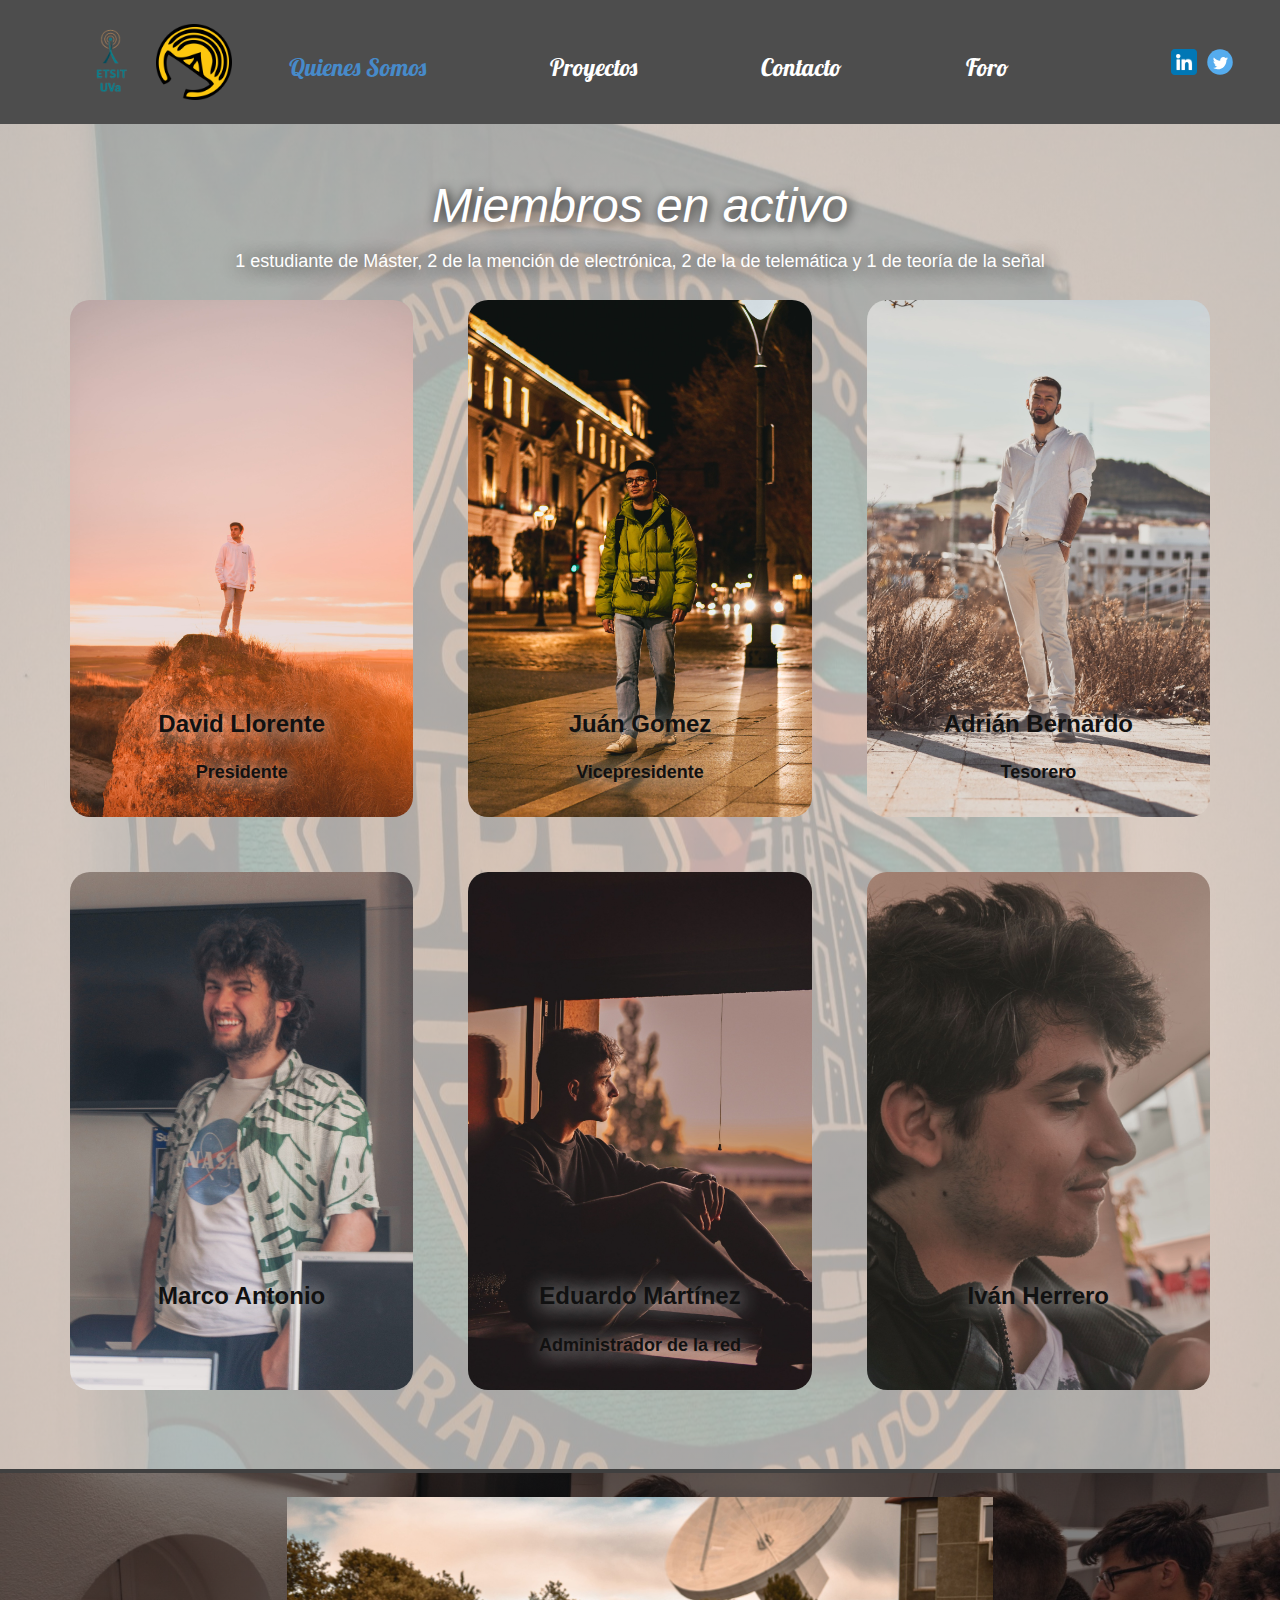
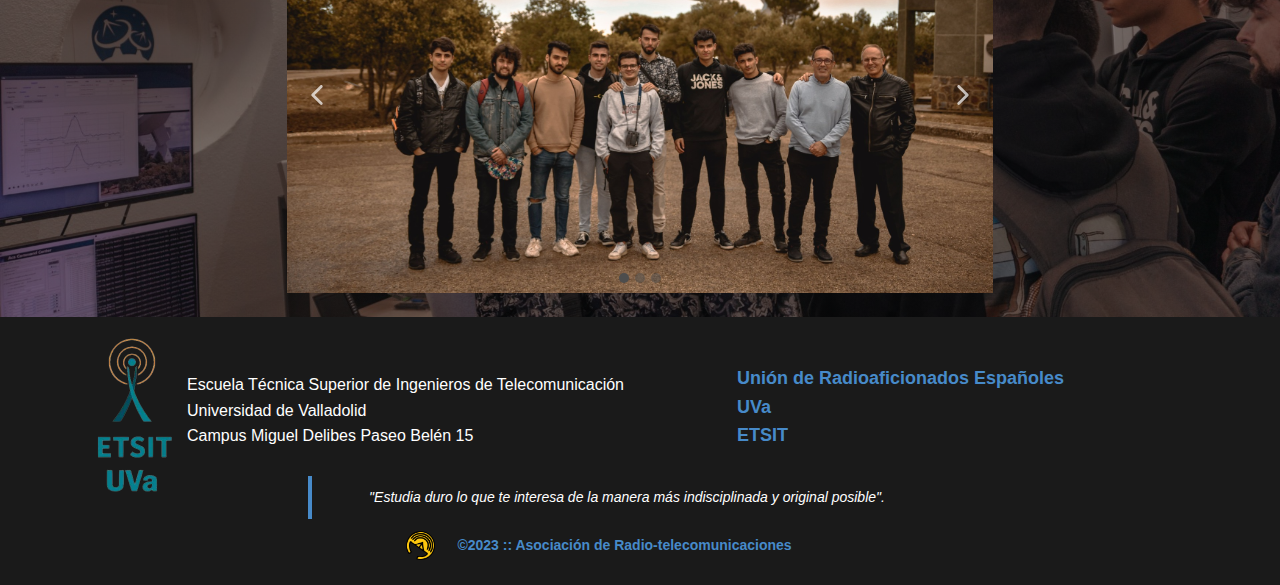
<file: quienes_somos.html>
<!DOCTYPE html>
<html style="font-size: 16px;" lang="es"><head>
    <meta name="viewport" content="width=device-width, initial-scale=1.0">
    <meta charset="utf-8">
    <meta name="keywords" content="Our Team, Sample Headline">
    <meta name="description" content="Somos un grupo de estudiantes de grado (y máster) de teleco, en la ETSIT-UVa. Juntamos lo mejor de cada mención para llevar a cabo todas las ideas que se nos ocurren. Sacamos la mejor parte de lo &quot;no académico&quot;, dentro de lo académico. Hacemos esto de corazón y esperamos que por vuestra parte lo disfrutéis de la misma manera. Aprovechamos esta página para contar quienes somos, algunos proyectos entre todas las cosas que hacemos, y algunas otras cosas de interés.">
    <title>RC: Quienes Somos</title>
    <link rel="stylesheet" href="b437363a3279afd6e043c8524ffb06340d893ddb/nicepage.css" media="screen">
<link rel="stylesheet" href="nicepage-site.css" media="screen">
<link rel="stylesheet" href="quienes_somos.css" media="screen">
<link rel="icon" type="image/png" href="0f9cd43b/5993878/images/image.png">
    <script class="u-script" type="text/javascript" src="assets/jquery-3.5.1.min.js" defer=""></script>
    <script class="u-script" type="text/javascript" src="b437363a3279afd6e043c8524ffb06340d893ddb/nicepage.js" defer=""></script>
    <meta name="generator" content="Nicepage 5.20.10, nicepage.com">
    <link id="u-theme-google-font" rel="stylesheet" href="css?family=Roboto:100,100i,300,300i,400,400i,500,500i,700,700i,900,900i|Open+Sans:300,300i,400,400i,500,500i,600,600i,700,700i,800,800i">
    <link id="u-page-google-font" rel="stylesheet" href="css-1?family=Lobster:400">
    
    
    
    
    <script type="application/ld+json">{
		"@context": "http://schema.org",
		"@type": "Organization",
		"name": "RadioclubEtsit",
		"logo": "https://assets.nicepagecdn.com/0f9cd43b/5993878/images/image.png",
		"sameAs": [
				"https://es.linkedin.com/company/asociaci-n-de-radio-telecomunicaciones?trk=public_post_follow-view-profile",
				"https://twitter.com/radioclub_vall"
		]
}</script>
    <meta name="theme-color" content="#478ac9">
    <meta name="twitter:site" content="@">
    <meta name="twitter:card" content="summary_large_image">
    <meta name="twitter:title" content="quienes_somos">
    <meta name="twitter:description" content="RadioclubEtsit">
    <meta property="og:title" content="quienes_somos">
    <meta property="og:description" content="Somos un grupo de estudiantes de grado (y máster) de teleco, en la ETSIT-UVa. Juntamos lo mejor de cada mención para llevar a cabo todas las ideas que se nos ocurren. Sacamos la mejor parte de lo &quot;no académico&quot;, dentro de lo académico. Hacemos esto de corazón y esperamos que por vuestra parte lo disfrutéis de la misma manera. Aprovechamos esta página para contar quienes somos, algunos proyectos entre todas las cosas que hacemos, y algunas otras cosas de interés.">
    <meta property="og:type" content="website">
  </head>
  <body data-path-to-root="/" data-include-products="false" class="u-body u-xl-mode" data-lang="es"><header class="u-align-center-sm u-align-center-xs u-clearfix u-grey-70 u-header u-header" id="sec-80ef"><div class="u-clearfix u-sheet u-sheet-1">
        <a href="index.html" class="u-image u-logo u-image-1" data-image-width="100" data-image-height="100">
          <img src="0f9cd43b/5993878/images/image.png" class="u-logo-image u-logo-image-1">
        </a>
        <nav class="u-align-left u-menu u-menu-one-level u-offcanvas u-menu-1">
          <div class="menu-collapse u-custom-font u-font-lobster" style="font-size: 1.5rem;">
            <a class="u-button-style u-custom-color u-nav-link" href="#">
              <svg class="u-svg-link" preserveaspectratio="xMidYMin slice" viewbox="0 0 302 302" ><use xlink:href="#svg-8a8f"></use></svg>
              <svg xmlns="http://www.w3.org/2000/svg" xmlns:xlink="http://www.w3.org/1999/xlink" version="1.1" id="svg-8a8f" x="0px" y="0px" viewbox="0 0 302 302" style="enable-background:new 0 0 302 302;" xml:space="preserve" class="u-svg-content"><g><rect y="36" width="302" height="30"></rect><rect y="236" width="302" height="30"></rect><rect y="136" width="302" height="30"></rect>
</g><g></g><g></g><g></g><g></g><g></g><g></g><g></g><g></g><g></g><g></g><g></g><g></g><g></g><g></g><g></g></svg>
            </a>
          </div>
          <div class="u-custom-menu u-nav-container">
            <ul class="u-custom-font u-font-lobster u-nav u-unstyled u-nav-1">
</li><li class="u-nav-item"><a class="u-button-style u-nav-link u-text-active-palette-1-base u-text-hover-palette-2-base" href="quienes_somos.html" style="padding: 26px 62px;">Quienes Somos</a>
</li><li class="u-nav-item"><a class="u-button-style u-nav-link u-text-active-palette-1-base u-text-hover-palette-2-base" href="servicios.html" style="padding: 26px 62px;">Proyectos</a>
</li><li class="u-nav-item"><a class="u-button-style u-nav-link u-text-active-palette-1-base u-text-hover-palette-2-base" href="contacto.php" style="padding: 26px 62px;">Contacto</a>
</li><li class="u-nav-item"><a class="u-button-style u-nav-link u-text-active-palette-1-base u-text-hover-palette-2-base" href="foro.html" style="padding: 26px 62px;">Foro</a>
</li></ul>
          </div>
          <div class="u-custom-menu u-nav-container-collapse">
            <div class="u-align-center u-black u-container-style u-inner-container-layout u-opacity u-opacity-95 u-sidenav">
              <div class="u-inner-container-layout u-sidenav-overflow">
                <div class="u-menu-close"></div>
                <ul class="u-align-center u-nav u-popupmenu-items u-unstyled u-nav-2">
</li><li class="u-nav-item"><a class="u-button-style u-nav-link" href="quienes_somos.html">Quienes Somos</a>
</li><li class="u-nav-item"><a class="u-button-style u-nav-link" href="servicios.html">Proyectos</a>
</li><li class="u-nav-item"><a class="u-button-style u-nav-link" href="contacto.php">Contacto</a>
</li><li class="u-nav-item"><a class="u-button-style u-nav-link" href="foro.html">Foro</a>
</li></ul>
              </div>
            </div>
            <div class="u-black u-menu-overlay u-opacity u-opacity-70"></div>
          </div>
        </nav>
        <div class="u-social-icons u-spacing-10 u-social-icons-1">
          <a class="u-social-url" title="facebook" target="_blank" href="https://es.linkedin.com/company/asociaci-n-de-radio-telecomunicaciones?trk=public_post_follow-view-profile"><span class="u-file-icon u-icon u-social-facebook u-social-icon u-icon-1"><img src="0f9cd43b/5993878/images/3536505.png" alt=""></span>
          </a>
          <a class="u-social-url" title="twitter" target="_blank" href="https://twitter.com/radioclub_vall"><span class="u-icon u-social-icon u-social-twitter u-icon-2"><svg class="u-svg-link" preserveaspectratio="xMidYMin slice" viewbox="0 0 112 112" ><use xlink:href="#svg-7625"></use></svg><svg class="u-svg-content" viewbox="0 0 112 112" x="0" y="0" id="svg-7625"><circle fill="currentColor" class="st0" cx="56.1" cy="56.1" r="55"></circle><path fill="#FFFFFF" d="M83.8,47.3c0,0.6,0,1.2,0,1.7c0,17.7-13.5,38.2-38.2,38.2C38,87.2,31,85,25,81.2c1,0.1,2.1,0.2,3.2,0.2
      c6.3,0,12.1-2.1,16.7-5.7c-5.9-0.1-10.8-4-12.5-9.3c0.8,0.2,1.7,0.2,2.5,0.2c1.2,0,2.4-0.2,3.5-0.5c-6.1-1.2-10.8-6.7-10.8-13.1
      c0-0.1,0-0.1,0-0.2c1.8,1,3.9,1.6,6.1,1.7c-3.6-2.4-6-6.5-6-11.2c0-2.5,0.7-4.8,1.8-6.7c6.6,8.1,16.5,13.5,27.6,14
      c-0.2-1-0.3-2-0.3-3.1c0-7.4,6-13.4,13.4-13.4c3.9,0,7.3,1.6,9.8,4.2c3.1-0.6,5.9-1.7,8.5-3.3c-1,3.1-3.1,5.8-5.9,7.4
      c2.7-0.3,5.3-1,7.7-2.1C88.7,43,86.4,45.4,83.8,47.3z"></path></svg></span>
          </a>
        </div>
        <img class="u-image u-image-contain u-image-default u-preserve-proportions u-image-2" src="0f9cd43b/5993878/images/image-3.png" alt="" data-image-width="400" data-image-height="400" data-href="https://www.tel.uva.es/" data-target="_blank">
      </div></header>
    <section class="u-align-center u-clearfix u-custom-typography u-image u-shading u-section-1" id="sec-4476" data-image-width="1280" data-image-height="1920">
      <div class="u-clearfix u-sheet u-sheet-1">
        <h2 class="u-align-center u-text u-text-1">Miembros en activo</h2>
        <p class="u-align-center u-text u-text-2">1 estudiante de Máster, 2 de la mención de electrónica, 2 de la de telemática y 1 de teoría de la señal</p>
        <div class="u-expanded-width u-list u-list-1">
          <div class="u-repeater u-repeater-1">
            <div class="u-align-center u-container-style u-image u-image-round u-list-item u-radius-20 u-repeater-item u-image-1" data-image-width="1280" data-image-height="1920">
              <div class="u-container-layout u-similar-container u-valign-top u-container-layout-1">
                <h5 class="u-text u-text-3">David Llorente</h5>
                <p class="u-text u-text-4"> Presidente</p>
              </div>
            </div>
            <div class="u-align-center u-container-style u-image u-image-round u-list-item u-radius-20 u-repeater-item u-image-2" data-image-width="1280" data-image-height="1920">
              <div class="u-container-layout u-similar-container u-valign-top u-container-layout-2">
                <h5 class="u-text u-text-5">Juán Gomez</h5>
                <p class="u-text u-text-6">Vicepresidente</p>
              </div>
            </div>
            <div class="u-align-center u-container-style u-image u-image-round u-list-item u-radius-20 u-repeater-item u-image-3" data-image-width="1281" data-image-height="1920">
              <div class="u-container-layout u-similar-container u-valign-top u-container-layout-3">
                <h5 class="u-text u-text-7">Adrián Bernardo</h5>
                <p class="u-text u-text-8">Tesorero</p>
              </div>
            </div>
            <div class="u-align-center u-container-style u-image u-image-round u-list-item u-radius-20 u-repeater-item u-image-4" data-image-width="1175" data-image-height="1920">
              <div class="u-container-layout u-similar-container u-valign-top u-container-layout-4">
                <h5 class="u-text u-text-9">Marco Antonio</h5>
                <p class="u-text u-text-10"></p>
              </div>
            </div>
            <div class="u-align-center u-container-style u-image u-image-round u-list-item u-radius-20 u-repeater-item u-image-5" data-image-width="1280" data-image-height="1920">
              <div class="u-container-layout u-similar-container u-valign-top u-container-layout-5">
                <h5 class="u-text u-text-11">Eduardo Martínez</h5>
                <p class="u-text u-text-12">Administrador de la red</p>
              </div>
            </div>
            <div class="u-align-center u-container-style u-image u-image-round u-list-item u-radius-20 u-repeater-item u-image-6" data-image-width="1078" data-image-height="1920">
              <div class="u-container-layout u-similar-container u-valign-top u-container-layout-6">
                <h5 class="u-text u-text-13"> Iván Herrero</h5>
                <p class="u-text u-text-14"></p>
              </div>
            </div>
          </div>
        </div>
      </div>
    </section>
    <section class="u-align-center u-border-4 u-border-grey-75 u-border-no-bottom u-border-no-left u-border-no-right u-clearfix u-image u-shading u-section-2" id="sec-1c32" data-image-width="1920" data-image-height="1078">
      <div class="u-clearfix u-sheet u-valign-middle u-sheet-1">
        <div class="u-carousel u-expanded-width-xs u-gallery u-layout-carousel u-lightbox u-no-transition u-show-text-none u-gallery-1" data-interval="5000" data-u-ride="carousel" id="carousel-e59d">
          <ol class="u-absolute-hcenter u-carousel-indicators u-carousel-indicators-1">
            <li data-u-target="#carousel-e59d" data-u-slide-to="0" class="u-active u-grey-70 u-shape-circle" style="width: 10px; height: 10px;"></li>
            <li data-u-target="#carousel-e59d" data-u-slide-to="1" class="u-grey-70 u-shape-circle" style="width: 10px; height: 10px;"></li>
            <li data-u-target="#carousel-e59d" data-u-slide-to="2" class="u-grey-70 u-shape-circle" style="width: 10px; height: 10px;"></li>
          </ol>
          <div class="u-carousel-inner u-gallery-inner" role="listbox">
            <div class="u-active u-carousel-item u-effect-hover-zoom u-gallery-item u-carousel-item-1">
              <div class="u-back-slide" data-image-width="1920" data-image-height="1280">
                <img class="u-back-image u-expanded u-back-image-1" src="0f9cd43b/5993878/images/_ABB2316.jpg" alt="Excursión a Yebes">
              </div>
              <div class="u-over-slide u-over-slide-1">
                <h3 class="u-gallery-heading">Excursión a Yebes</h3>
                <p class="u-gallery-text">Mayo 2023<br>
                  <br>
                </p>
              </div>
            </div>
            <div class="u-carousel-item u-effect-hover-zoom u-gallery-item u-carousel-item-2">
              <div class="u-back-slide" data-image-width="1920" data-image-height="1280">
                <img class="u-back-image u-expanded u-back-image-2" src="0f9cd43b/5993878/images/_ABB3541.jpg" alt="IberRadio">
              </div>
              <div class="u-over-slide u-over-slide-2">
                <h3 class="u-gallery-heading">IberRadio</h3>
                <p class="u-gallery-text">Feria de las RadioComunicaciones</p>
              </div>
            </div>
            <div class="u-carousel-item u-effect-hover-zoom u-gallery-item u-carousel-item-3" data-image-width="1920" data-image-height="1280">
              <div class="u-back-slide">
                <img class="u-back-image u-expanded u-back-image-3" src="0f9cd43b/5993878/images/_ABB3551.jpg" alt="iberRadio">
              </div>
              <div class="u-over-slide u-over-slide-3">
                <h3 class="u-gallery-heading">iberRadio</h3>
              </div>
              <style data-mode="XL"></style>
              <style data-mode="LG"></style>
              <style data-mode="MD"></style>
              <style data-mode="SM"></style>
              <style data-mode="XS"></style>
            </div>
          </div>
          <a class="u-absolute-vcenter u-carousel-control u-carousel-control-prev u-opacity u-opacity-70 u-spacing-10 u-text-white u-carousel-control-1" href="#carousel-e59d" role="button" data-u-slide="prev">
            <span aria-hidden="true">
              <svg viewbox="0 0 451.847 451.847"><path d="M97.141,225.92c0-8.095,3.091-16.192,9.259-22.366L300.689,9.27c12.359-12.359,32.397-12.359,44.751,0
c12.354,12.354,12.354,32.388,0,44.748L173.525,225.92l171.903,171.909c12.354,12.354,12.354,32.391,0,44.744
c-12.354,12.365-32.386,12.365-44.745,0l-194.29-194.281C100.226,242.115,97.141,234.018,97.141,225.92z"></path></svg>
            </span>
            <span class="sr-only">
              <svg viewbox="0 0 451.847 451.847"><path d="M97.141,225.92c0-8.095,3.091-16.192,9.259-22.366L300.689,9.27c12.359-12.359,32.397-12.359,44.751,0
c12.354,12.354,12.354,32.388,0,44.748L173.525,225.92l171.903,171.909c12.354,12.354,12.354,32.391,0,44.744
c-12.354,12.365-32.386,12.365-44.745,0l-194.29-194.281C100.226,242.115,97.141,234.018,97.141,225.92z"></path></svg>
            </span>
          </a>
          <a class="u-absolute-vcenter u-carousel-control u-carousel-control-next u-opacity u-opacity-70 u-spacing-10 u-text-white u-carousel-control-2" href="#carousel-e59d" role="button" data-u-slide="next">
            <span aria-hidden="true">
              <svg viewbox="0 0 451.846 451.847"><path d="M345.441,248.292L151.154,442.573c-12.359,12.365-32.397,12.365-44.75,0c-12.354-12.354-12.354-32.391,0-44.744
L278.318,225.92L106.409,54.017c-12.354-12.359-12.354-32.394,0-44.748c12.354-12.359,32.391-12.359,44.75,0l194.287,194.284
c6.177,6.18,9.262,14.271,9.262,22.366C354.708,234.018,351.617,242.115,345.441,248.292z"></path></svg>
            </span>
            <span class="sr-only">
              <svg viewbox="0 0 451.846 451.847"><path d="M345.441,248.292L151.154,442.573c-12.359,12.365-32.397,12.365-44.75,0c-12.354-12.354-12.354-32.391,0-44.744
L278.318,225.92L106.409,54.017c-12.354-12.359-12.354-32.394,0-44.748c12.354-12.359,32.391-12.359,44.75,0l194.287,194.284
c6.177,6.18,9.262,14.271,9.262,22.366C354.708,234.018,351.617,242.115,345.441,248.292z"></path></svg>
            </span>
          </a>
        </div>
      </div>
    </section>
    
    
    
    <footer class="u-align-center u-clearfix u-footer u-grey-90 u-footer" id="sec-bb53" data-href="https://www.ure.es/"
    data-target="_blank">
    <div class="u-clearfix u-sheet u-sheet-1">
      <img class="u-image u-image-contain u-image-default u-preserve-proportions u-image-1"
        src="0f9cd43b/5993878/images/image-3.png" alt="" data-image-width="400" data-image-height="400">
      <p class="u-align-left u-text u-text-1">Escuela Técnica Superior de Ingenieros de Telecomunicación<br>Universidad
        de Valladolid&nbsp;<br>Campus Miguel Delibes
        Paseo Belén 15
      </p>
      <div class="u-clearfix u-group-elements u-group-elements-1">
        <p class="u-align-left u-text u-text-2">
          <a class="u-active-none u-border-none u-btn u-button-link u-button-style u-hover-none u-none u-text-palette-1-base u-btn-1"
            data-href="https://www.ure.es/" data-target="_blank">Unión de Radioaficionados Españoles</a>
        </p>
        <p class="u-align-left u-text u-text-3">
          <a class="u-active-none u-border-none u-btn u-button-link u-button-style u-hover-none u-none u-text-palette-1-base u-btn-2"
            data-href="https://www.uva.es/export/sites/uva/" data-target="_blank">UVa</a>
        </p>
        <p class="u-align-left u-text u-text-4">
          <a class="u-active-none u-border-none u-btn u-button-link u-button-style u-hover-none u-none u-text-palette-1-base u-btn-3"
            data-href="https://www.tel.uva.es/" data-target="_blank">ETSIT</a>
        </p>
      </div>
      <blockquote class="u-align-center u-text u-text-5"> "Estudia duro lo que te interesa de la manera más
        indisciplinada y original posible".</blockquote>
      <a href="remoto.html" class="u-image u-logo u-image-2" data-image-width="100" data-image-height="100">
        <img src="0f9cd43b/5993878/images/image.png" class="u-logo-image u-logo-image-1">
      </a>
      <p class="u-small-text u-text u-text-variant u-text-6">
        <a id="asoc"
          class="u-active-none u-border-none u-btn u-button-style u-hover-none u-none u-text-palette-1-base u-btn-4">©2023&nbsp;::
          Asociación de Radio-telecomunicaciones</a>
      </p>
    </div>
  </footer>
    
  
</body></html>
</file>
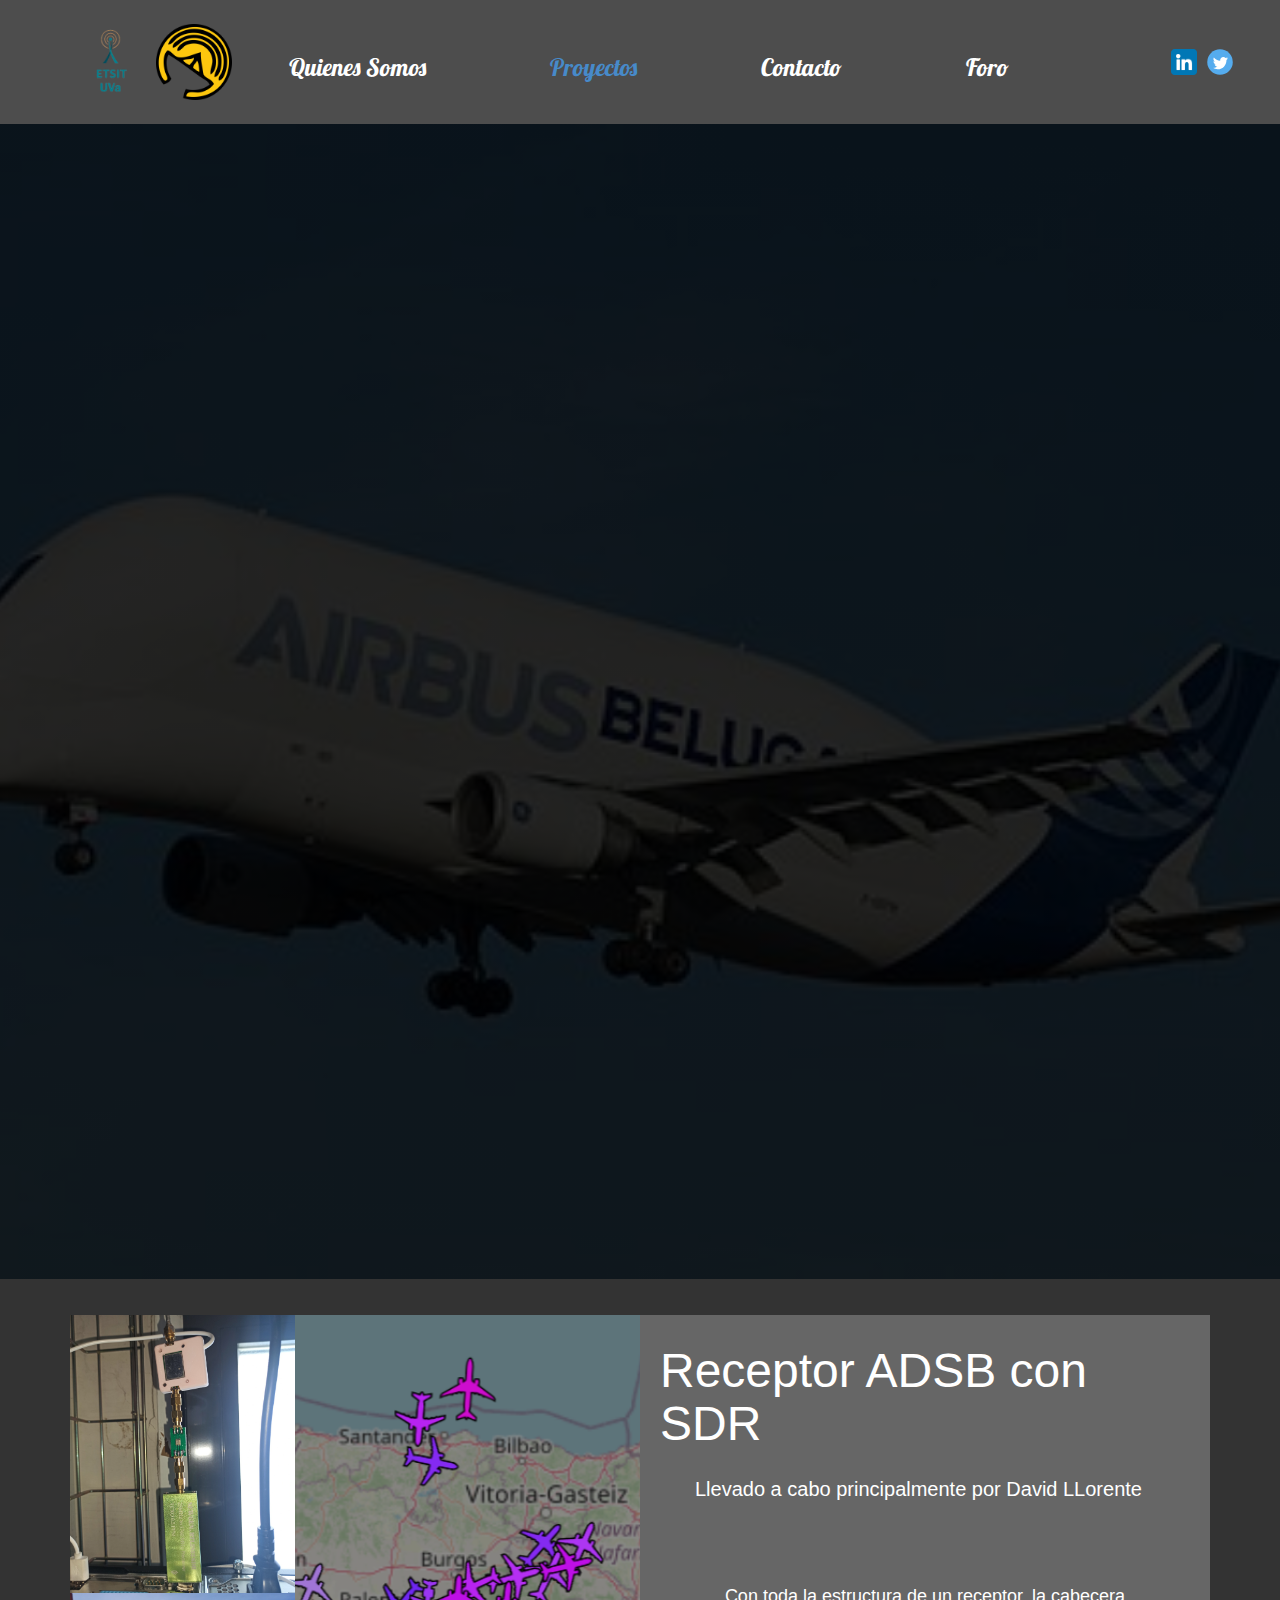
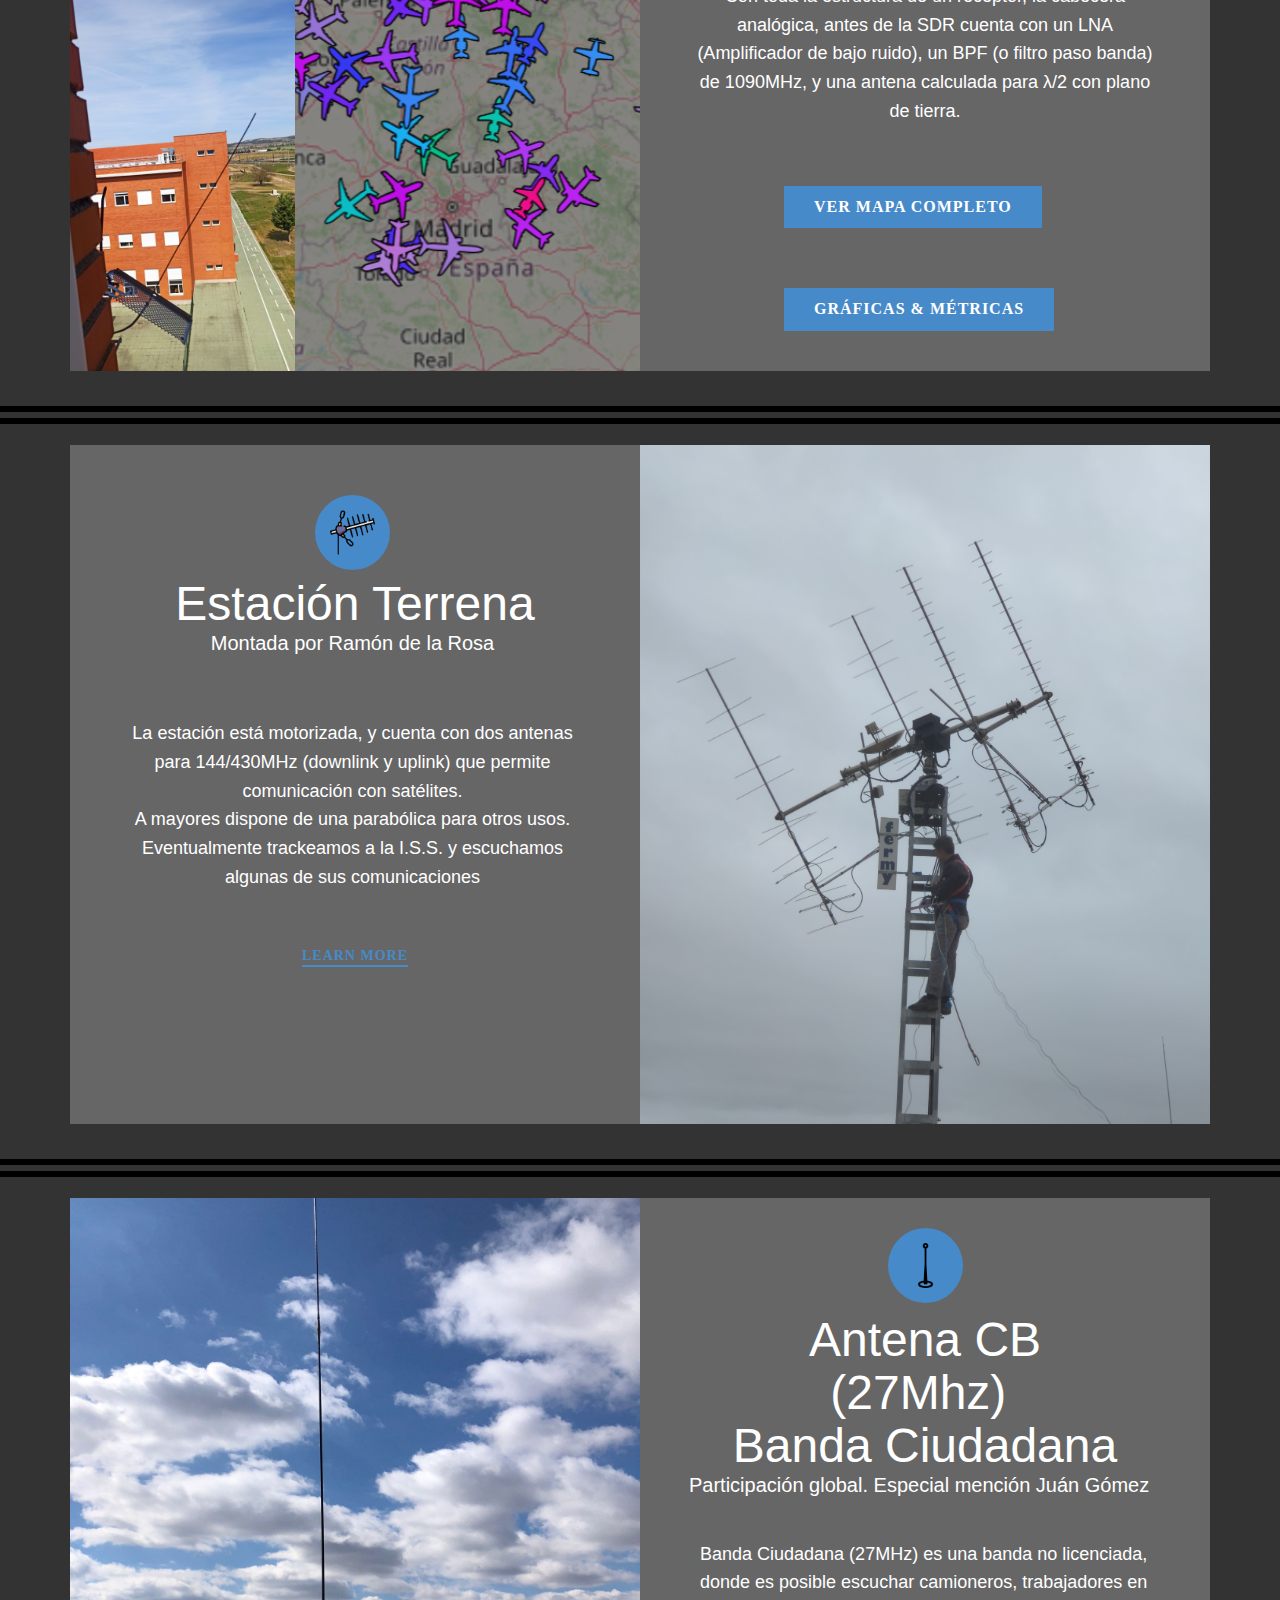
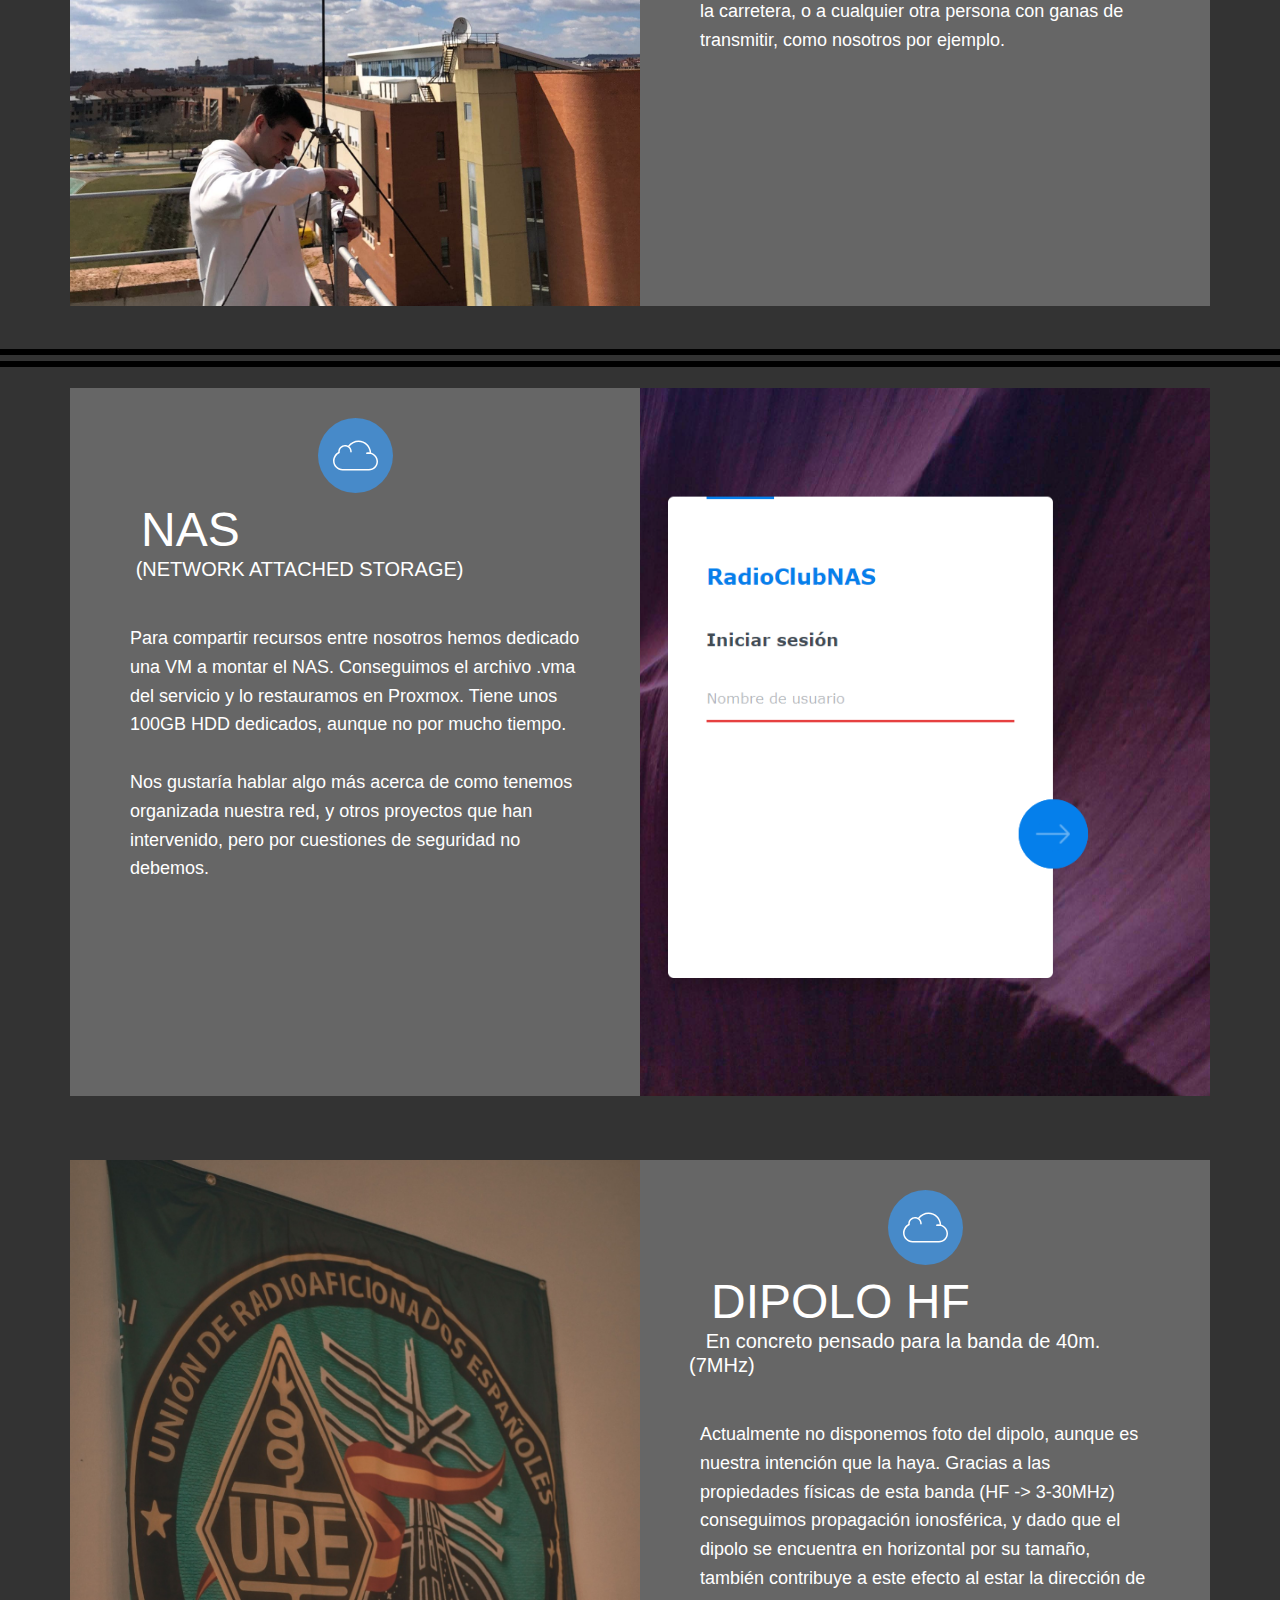
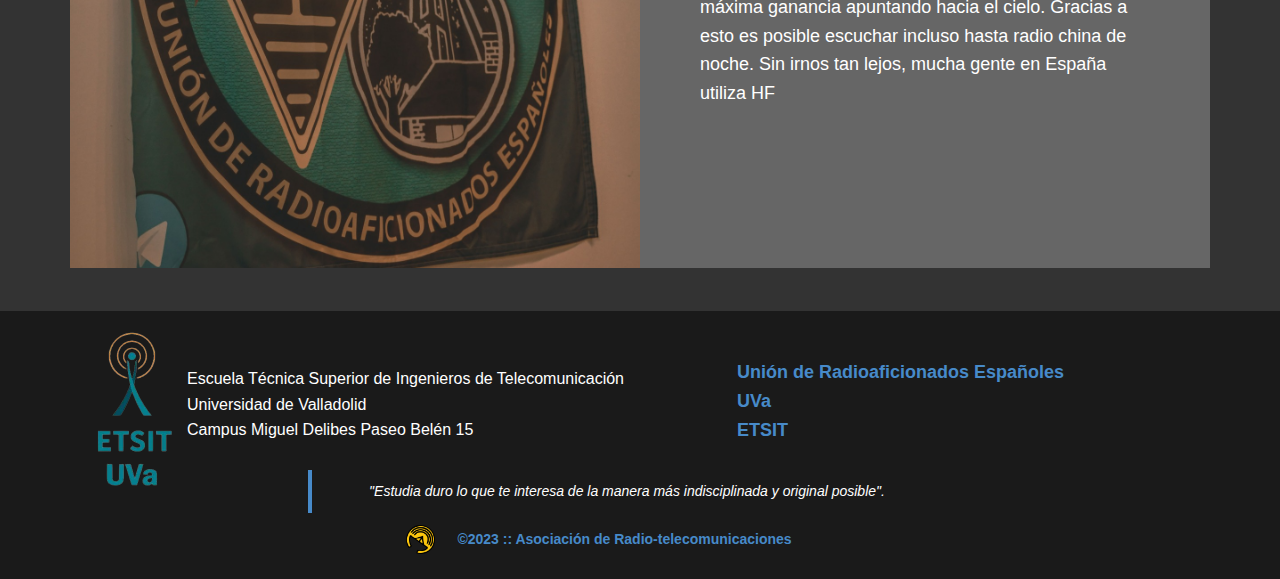
<file: servicios.html>
<!DOCTYPE html>
<html style="font-size: 16px;" lang="es"><head>
    <meta name="viewport" content="width=device-width, initial-scale=1.0">
    <meta charset="utf-8">
    <meta name="keywords" content="Espacio reservado para servidor SDR: se mete a mano en HTML cuando se exporte la páginaExplicaciones debajo, Iterative Methods, Estación Terrena, Antena CB (27Mhz) e interfaz¿?">
    <meta name="description" content="Somos un grupo de estudiantes de grado (y máster) de teleco, en la ETSIT-UVa. Juntamos lo mejor de cada mención para llevar a cabo todas las ideas que se nos ocurren. Sacamos la mejor parte de lo ">
    <title>RC: Servicios</title>
    <link rel="stylesheet" href="b437363a3279afd6e043c8524ffb06340d893ddb/nicepage.css" media="screen">
<link rel="stylesheet" href="nicepage-site.css" media="screen">
<link rel="stylesheet" href="servicios.css" media="screen">
<link rel="icon" type="image/png" href="0f9cd43b/5993878/images/image.png">
    <script class="u-script" type="text/javascript" src="assets/jquery-3.5.1.min.js" defer=""></script>
    <script class="u-script" type="text/javascript" src="b437363a3279afd6e043c8524ffb06340d893ddb/nicepage.js" defer=""></script>
    <meta name="generator" content="Nicepage 5.20.10, nicepage.com">
    <link id="u-theme-google-font" rel="stylesheet" href="css?family=Roboto:100,100i,300,300i,400,400i,500,500i,700,700i,900,900i|Open+Sans:300,300i,400,400i,500,500i,600,600i,700,700i,800,800i">
    <link id="u-page-google-font" rel="stylesheet" href="css-1?family=Lobster:400">

    
    <script type="application/ld+json">{
		"@context": "http://schema.org",
		"@type": "Organization",
		"name": "RadioclubEtsit",
		"logo": "https://assets.nicepagecdn.com/0f9cd43b/5993878/images/image.png",
		"sameAs": [
				"https://es.linkedin.com/company/asociaci-n-de-radio-telecomunicaciones?trk=public_post_follow-view-profile",
				"https://twitter.com/radioclub_vall"
		]
}</script>
    <meta name="theme-color" content="#478ac9">
    <meta name="twitter:site" content="@">
    <meta name="twitter:card" content="summary_large_image">
    <meta name="twitter:title" content="servicios">
    <meta name="twitter:description" content="RadioclubEtsit">
    <meta property="og:title" content="servicios">
    <meta property="og:description" content="Somos un grupo de estudiantes de grado (y máster) de teleco, en la ETSIT-UVa. Juntamos lo mejor de cada mención para llevar a cabo todas las ideas que se nos ocurren. Sacamos la mejor parte de lo ">
    <meta property="og:type" content="website">
  </head>
  <body data-path-to-root="/" data-include-products="false" class="u-body u-xl-mode" data-lang="es"><header class="u-align-center-sm u-align-center-xs u-clearfix u-grey-70 u-header u-header" id="sec-80ef"><div class="u-clearfix u-sheet u-sheet-1">
        <a href="index.html" class="u-image u-logo u-image-1" data-image-width="100" data-image-height="100">
          <img src="0f9cd43b/5993878/images/image.png" class="u-logo-image u-logo-image-1">
        </a>
        <nav class="u-align-left u-menu u-menu-one-level u-offcanvas u-menu-1">
          <div class="menu-collapse u-custom-font u-font-lobster" style="font-size: 1.5rem;">
            <a class="u-button-style u-custom-color u-nav-link" href="#">
              <svg class="u-svg-link" preserveaspectratio="xMidYMin slice" viewbox="0 0 302 302" ><use xlink:href="#svg-8a8f"></use></svg>
              <svg xmlns="http://www.w3.org/2000/svg" xmlns:xlink="http://www.w3.org/1999/xlink" version="1.1" id="svg-8a8f" x="0px" y="0px" viewbox="0 0 302 302" style="enable-background:new 0 0 302 302;" xml:space="preserve" class="u-svg-content"><g><rect y="36" width="302" height="30"></rect><rect y="236" width="302" height="30"></rect><rect y="136" width="302" height="30"></rect>
</g><g></g><g></g><g></g><g></g><g></g><g></g><g></g><g></g><g></g><g></g><g></g><g></g><g></g><g></g><g></g></svg>
            </a>
          </div>
          <div class="u-custom-menu u-nav-container">
            <ul class="u-custom-font u-font-lobster u-nav u-unstyled u-nav-1">
</li><li class="u-nav-item"><a class="u-button-style u-nav-link u-text-active-palette-1-base u-text-hover-palette-2-base" href="quienes_somos.html" style="padding: 26px 62px;">Quienes Somos</a>
</li><li class="u-nav-item"><a class="u-button-style u-nav-link u-text-active-palette-1-base u-text-hover-palette-2-base" href="servicios.html" style="padding: 26px 62px;">Proyectos</a>
</li><li class="u-nav-item"><a class="u-button-style u-nav-link u-text-active-palette-1-base u-text-hover-palette-2-base" href="contacto.php" style="padding: 26px 62px;">Contacto</a>
</li><li class="u-nav-item"><a class="u-button-style u-nav-link u-text-active-palette-1-base u-text-hover-palette-2-base" href="foro.html" style="padding: 26px 62px;">Foro</a>
</li></ul>
          </div>
          <div class="u-custom-menu u-nav-container-collapse">
            <div class="u-align-center u-black u-container-style u-inner-container-layout u-opacity u-opacity-95 u-sidenav">
              <div class="u-inner-container-layout u-sidenav-overflow">
                <div class="u-menu-close"></div>
                <ul class="u-align-center u-nav u-popupmenu-items u-unstyled u-nav-2">
</li><li class="u-nav-item"><a class="u-button-style u-nav-link" href="quienes_somos.html">Quienes Somos</a>
</li><li class="u-nav-item"><a class="u-button-style u-nav-link" href="servicios.html">Proyectos</a>
</li><li class="u-nav-item"><a class="u-button-style u-nav-link" href="contacto.php">Contacto</a>
</li><li class="u-nav-item"><a class="u-button-style u-nav-link" href="foro.html">Foro</a>
</li></ul>
              </div>
            </div>
            <div class="u-black u-menu-overlay u-opacity u-opacity-70"></div>
          </div>
        </nav>
        <div class="u-social-icons u-spacing-10 u-social-icons-1">
          <a class="u-social-url" title="facebook" target="_blank" href="https://es.linkedin.com/company/asociaci-n-de-radio-telecomunicaciones?trk=public_post_follow-view-profile"><span class="u-file-icon u-icon u-social-facebook u-social-icon u-icon-1"><img src="0f9cd43b/5993878/images/3536505.png" alt=""></span>
          </a>
          <a class="u-social-url" title="twitter" target="_blank" href="https://twitter.com/radioclub_vall"><span class="u-icon u-social-icon u-social-twitter u-icon-2"><svg class="u-svg-link" preserveaspectratio="xMidYMin slice" viewbox="0 0 112 112" ><use xlink:href="#svg-7625"></use></svg><svg class="u-svg-content" viewbox="0 0 112 112" x="0" y="0" id="svg-7625"><circle fill="currentColor" class="st0" cx="56.1" cy="56.1" r="55"></circle><path fill="#FFFFFF" d="M83.8,47.3c0,0.6,0,1.2,0,1.7c0,17.7-13.5,38.2-38.2,38.2C38,87.2,31,85,25,81.2c1,0.1,2.1,0.2,3.2,0.2
      c6.3,0,12.1-2.1,16.7-5.7c-5.9-0.1-10.8-4-12.5-9.3c0.8,0.2,1.7,0.2,2.5,0.2c1.2,0,2.4-0.2,3.5-0.5c-6.1-1.2-10.8-6.7-10.8-13.1
      c0-0.1,0-0.1,0-0.2c1.8,1,3.9,1.6,6.1,1.7c-3.6-2.4-6-6.5-6-11.2c0-2.5,0.7-4.8,1.8-6.7c6.6,8.1,16.5,13.5,27.6,14
      c-0.2-1-0.3-2-0.3-3.1c0-7.4,6-13.4,13.4-13.4c3.9,0,7.3,1.6,9.8,4.2c3.1-0.6,5.9-1.7,8.5-3.3c-1,3.1-3.1,5.8-5.9,7.4
      c2.7-0.3,5.3-1,7.7-2.1C88.7,43,86.4,45.4,83.8,47.3z"></path></svg></span>
          </a>
        </div>
        <img class="u-image u-image-contain u-image-default u-preserve-proportions u-image-2" src="0f9cd43b/5993878/images/image-3.png" alt="" data-image-width="400" data-image-height="400" data-href="https://www.tel.uva.es/" data-target="_blank">
      </div></header>
    <section class="u-clearfix u-container-align-center u-image u-shading u-section-1" id="sec-fffd" data-image-width="450" data-image-height="300">
      <div class="u-clearfix u-sheet u-sheet-1" style="width: max-content;">
        <iframe src="http://alpha.tel.uva.es/tar1090/" frameborder="0" style="width: 100%; height: 560px; margin-top: 10px;"></iframe>
      </div>
      <div class="u-clearfix u-sheet u-sheet-1" style="width: max-content;">
        <iframe src="http://alpha.tel.uva.es/graphs1090/" frameborder="0" style="width: 100%; height: 560px; margin-top: 10px;"></iframe>
      </div>
    </section>
    <section class="u-border-18 u-border-black u-border-no-left u-border-no-right u-border-no-top u-clearfix u-grey-80 u-section-2" id="sec-0dae">
      <div class="u-clearfix u-sheet u-sheet-1">
        <div class="data-layout-selected u-clearfix u-expanded-width u-gutter-0 u-layout-wrap u-layout-wrap-1">
          <div class="u-layout" >
            <div class="u-layout-row">
              <div class="u-align-left u-container-style u-layout-cell u-left-cell u-size-30 u-size-xs-60 u-layout-cell-1" src="">
                <div class="u-container-layout u-container-layout-1" src="">
                  <img class="custom-expanded u-expanded-height-md u-expanded-height-sm u-image u-image-default u-image-1" src="0f9cd43b/5993878/images/tar1090.png" alt="" data-image-width="439" data-image-height="612">
                  <img class="u-image u-image-default u-image-2" src="0f9cd43b/5993878/images/receptor.jpg" alt="" data-image-width="3472" data-image-height="4624">
                  <img class="u-image u-image-default u-image-3" src="0f9cd43b/5993878/images/ANTENA_SDR.jpg" alt="" data-image-width="1442" data-image-height="1920">
                </div>
              </div>
              <div class="u-align-left u-container-style u-grey-60 u-layout-cell u-right-cell u-size-30 u-size-xs-60 u-layout-cell-2">
                <div class="u-container-layout u-container-layout-2">
                  <h2 class="u-align-center-lg u-align-center-md u-align-center-sm u-align-center-xs u-text u-text-1"> Receptor ADSB con SDR</h2>
                  <h5 class="u-align-center-lg u-align-center-md u-align-center-sm u-align-center-xs u-text u-text-2"> Llevado a cabo principalmente por David LLorente</h5>
                  <p class="u-align-center u-text u-text-3"> Con toda la estructura de un receptor, la cabecera analógica, antes de la SDR cuenta con un LNA (Amplificador de bajo ruido), un BPF (o filtro paso banda) de 1090MHz, y una antena calculada para λ/2 con plano de tierra.</p>
                  <a href="http://alpha.tel.uva.es/tar1090/" class="u-btn u-button-style u-hover-palette-1-dark-1 u-palette-1-base u-btn-1">VER MAPA COMPLETO</a>
                  <a href="http://alpha.tel.uva.es/graphs1090/" class="u-btn u-button-style u-hover-palette-1-dark-1 u-palette-1-base u-btn-1">Gráficas & métricas</a>
		</div>
              </div>
            </div>
          </div>
        </div>
      </div>
    </section>
    <section class="u-border-18 u-border-black u-border-no-left u-border-no-right u-border-no-top u-clearfix u-grey-80 u-section-3" id="sec-6946">
      <div class="u-clearfix u-sheet u-valign-middle-lg u-valign-middle-md u-sheet-1">
        <div class="custom-expanded data-layout-selected u-clearfix u-expanded-width-lg u-expanded-width-md u-expanded-width-xl u-gutter-0 u-layout-wrap u-layout-wrap-1">
          <div class="u-layout" >
            <div class="u-layout-row" >
              <div class="u-align-center u-container-style u-grey-60 u-layout-cell u-left-cell u-size-30 u-size-xs-60 u-layout-cell-1" src="">
                <div class="u-container-layout u-container-layout-1"><span class="u-file-icon u-icon u-icon-circle u-palette-1-base u-icon-1"><img src="0f9cd43b/5993878/images/1084288.png" alt=""></span>
                  <h2 class="u-text u-text-default u-text-1">Estación Terrena</h2>
                  <h5 class="u-text u-text-2"> Montada por Ramón de la Rosa</h5>
                  <p class="u-text u-text-3"> La estación está motorizada, y cuenta con dos antenas para 144/430MHz (downlink y uplink) que permite comunicación con satélites.<br>A mayores dispone de una parabólica para otros usos. Eventualmente trackeamos a la I.S.S. y escuchamos algunas de sus comunicaciones
                  </p>
                  <a href="" class="u-border-2 u-border-no-left u-border-no-right u-border-no-top u-border-palette-1-base u-btn u-button-style u-none u-btn-1">learn more</a>
                </div>
              </div>
              <div class="u-align-center u-container-align-center u-container-style u-image u-layout-cell u-right-cell u-size-30 u-size-xs-60 u-image-1" src="" data-image-width="3000" data-image-height="4000">
                <div class="u-container-layout u-valign-middle u-container-layout-2" src=""></div>
              </div>
            </div>
          </div>
        </div>
      </div>
    </section>
    <section class="u-border-18 u-border-black u-border-no-left u-border-no-right u-border-no-top u-clearfix u-grey-80 u-section-4" id="sec-a58f">
      <div class="u-clearfix u-sheet u-valign-bottom-sm u-valign-bottom-xs u-valign-middle-lg u-valign-middle-md u-sheet-1">
        <div class="data-layout-selected u-clearfix u-expanded-width u-gutter-0 u-layout-spacing-vertical u-layout-wrap u-layout-wrap-1">
          <div class="u-layout">
            <div class="u-layout-row">
              <div class="u-container-style u-image u-layout-cell u-right-cell u-size-30 u-image-1" src="" data-image-width="1536" data-image-height="2048">
                <div class="u-container-layout u-container-layout-1"></div>
              </div>
              <div class="u-align-left u-container-style u-grey-60 u-layout-cell u-left-cell u-size-30 u-layout-cell-2">
                <div class="u-container-layout u-container-layout-2"><span class="u-file-icon u-icon u-icon-circle u-palette-1-base u-icon-1"><img src="0f9cd43b/5993878/images/638420.png" alt=""></span>
                  <h2 class="u-align-center u-text u-text-default u-text-1">Antena CB (27Mhz)&nbsp;<br>Banda Ciudadana
                  </h2>
                  <h5 class="u-align-center-lg u-align-center-md u-align-center-sm u-align-center-xs u-text u-text-2"> Participación global. Especial mención Juán Gómez</h5>
                  <p class="u-text u-text-3">Banda Ciudadana (27MHz) es una banda no licenciada, donde es posible escuchar camioneros, trabajadores en la carretera, o a cualquier otra persona con ganas de transmitir, como nosotros por ejemplo.&nbsp;</p>
                </div>
              </div>
            </div>
          </div>
        </div>
      </div>
    </section>
    <section class="u-clearfix u-grey-80 u-section-5" id="sec-c1ce">
      <div class="u-clearfix u-sheet u-valign-middle-lg u-valign-middle-md u-valign-middle-sm u-valign-middle-xs u-sheet-1">
        <div class="data-layout-selected u-clearfix u-expanded-width u-gutter-0 u-layout-spacing-vertical u-layout-wrap u-layout-wrap-1">
          <div class="u-layout">
            <div class="u-layout-row">
              <div class="u-align-left u-container-style u-grey-60 u-layout-cell u-left-cell u-size-30 u-layout-cell-1">
                <div class="u-container-layout u-container-layout-1"><span class="u-icon u-icon-circle u-palette-1-base u-icon-1"><svg class="u-svg-link" preserveaspectratio="xMidYMin slice" viewbox="0 0 60 60" ><use xlink:href="#svg-69de"></use></svg><svg class="u-svg-content" viewbox="0 0 60 60" x="0px" y="0px" id="svg-69de" style="enable-background:new 0 0 60 60;"><path d="M50.976,26.194C50.447,17.194,43.028,10,34.085,10c-5.43,0-10.688,2.663-13.946,7.008c-0.075-0.039-0.154-0.066-0.23-0.102
	c-0.198-0.096-0.399-0.187-0.604-0.269c-0.114-0.045-0.228-0.086-0.343-0.126c-0.203-0.071-0.409-0.134-0.619-0.191
	c-0.115-0.031-0.229-0.063-0.345-0.089c-0.225-0.051-0.455-0.09-0.687-0.125c-0.101-0.015-0.2-0.035-0.302-0.046
	C16.677,16.023,16.341,16,16,16c-4.963,0-9,4.037-9,9c0,0.127,0.008,0.252,0.016,0.377v0.004C2.857,27.649,0,32.399,0,37.154
	C0,44.237,5.762,50,12.845,50h24.508c0.104,0,0.207-0.006,0.311-0.014l0.062-0.008l0.134,0.008C37.962,49.994,38.064,50,38.169,50
	h9.803C54.604,50,60,44.604,60,37.972C60,32.483,56.173,27.56,50.976,26.194z M47.972,48h-9.803c-0.059,0-0.116-0.005-0.174-0.009
	l-0.271-0.011l-0.198,0.011C37.469,47.995,37.411,48,37.353,48H12.845C6.865,48,2,43.135,2,37.154C2,33,4.705,28.688,8.433,26.901
	L9,26.63V26c0-0.127,0.008-0.256,0.015-0.386l0.009-0.16l-0.012-0.21C9.006,25.163,9,25.082,9,25c0-3.859,3.141-7,7-7
	c0.309,0,0.614,0.027,0.917,0.067c0.078,0.01,0.156,0.023,0.233,0.036c0.267,0.044,0.53,0.102,0.789,0.177
	c0.035,0.01,0.071,0.017,0.106,0.027c0.285,0.087,0.563,0.197,0.835,0.321c0.071,0.032,0.14,0.067,0.21,0.101
	c0.24,0.119,0.475,0.249,0.702,0.396C21.719,20.373,23,22.538,23,25c0,0.553,0.447,1,1,1s1-0.447,1-1c0-2.754-1.246-5.219-3.2-6.871
	C24.667,14.379,29.388,12,34.085,12c7.745,0,14.177,6.135,14.848,13.888c-1.022-0.072-2.552-0.109-4.083,0.124
	c-0.546,0.083-0.921,0.593-0.838,1.139c0.075,0.495,0.501,0.85,0.987,0.85c0.05,0,0.101-0.004,0.151-0.012
	c2.227-0.337,4.548-0.021,4.684-0.002C54.49,28.872,58,33.161,58,37.972C58,43.501,53.501,48,47.972,48z"></path></svg></span>
                  <h2 class="u-align-center u-text u-text-default u-text-1">NAS</h2>
                  <h5 class="u-align-center-lg u-align-center-md u-align-center-sm u-align-center-xs u-text u-text-2"> &nbsp; &nbsp;(NETWORK ATTACHED STORAGE)</h5>
                  <p class="u-text u-text-3">Para compartir recursos entre nosotros hemos dedicado una VM a montar el NAS. Conseguimos el archivo .vma del servicio y lo restauramos en Proxmox. Tiene unos 100GB HDD dedicados, aunque no por mucho tiempo.<br>
                    <br>Nos gustaría hablar algo más acerca de como tenemos organizada nuestra red, y otros proyectos que han intervenido, pero por cuestiones de seguridad no debemos.
                  </p>
                </div>
              </div>
              <div class="u-container-style u-image u-layout-cell u-right-cell u-size-30 u-image-1" src="" data-image-width="901" data-image-height="828">
                <div class="u-container-layout u-container-layout-2"></div>
              </div>
            </div>
          </div>
        </div>
      </div>
    </section>
    <section class="u-clearfix u-grey-80 u-section-6" id="sec-202d">
      <div class="u-clearfix u-sheet u-valign-middle-lg u-valign-middle-md u-sheet-1">
        <div class="data-layout-selected u-clearfix u-expanded-width u-gutter-0 u-layout-spacing-vertical u-layout-wrap u-layout-wrap-1">
          <div class="u-layout">
            <div class="u-layout-row">
              <div class="u-container-align-center u-container-style u-image u-layout-cell u-right-cell u-size-30 u-image-1" src="" data-image-width="1280" data-image-height="1920">
                <div class="u-container-layout u-container-layout-1"></div>
              </div>
              <div class="u-align-left u-container-style u-grey-60 u-layout-cell u-left-cell u-size-30 u-layout-cell-2">
                <div class="u-container-layout u-container-layout-2"><span class="u-icon u-icon-circle u-palette-1-base u-icon-1"><svg class="u-svg-link" preserveaspectratio="xMidYMin slice" viewbox="0 0 60 60" ><use xlink:href="#svg-69de"></use></svg><svg class="u-svg-content" viewbox="0 0 60 60" x="0px" y="0px" id="svg-69de" style="enable-background:new 0 0 60 60;"><path d="M50.976,26.194C50.447,17.194,43.028,10,34.085,10c-5.43,0-10.688,2.663-13.946,7.008c-0.075-0.039-0.154-0.066-0.23-0.102
	c-0.198-0.096-0.399-0.187-0.604-0.269c-0.114-0.045-0.228-0.086-0.343-0.126c-0.203-0.071-0.409-0.134-0.619-0.191
	c-0.115-0.031-0.229-0.063-0.345-0.089c-0.225-0.051-0.455-0.09-0.687-0.125c-0.101-0.015-0.2-0.035-0.302-0.046
	C16.677,16.023,16.341,16,16,16c-4.963,0-9,4.037-9,9c0,0.127,0.008,0.252,0.016,0.377v0.004C2.857,27.649,0,32.399,0,37.154
	C0,44.237,5.762,50,12.845,50h24.508c0.104,0,0.207-0.006,0.311-0.014l0.062-0.008l0.134,0.008C37.962,49.994,38.064,50,38.169,50
	h9.803C54.604,50,60,44.604,60,37.972C60,32.483,56.173,27.56,50.976,26.194z M47.972,48h-9.803c-0.059,0-0.116-0.005-0.174-0.009
	l-0.271-0.011l-0.198,0.011C37.469,47.995,37.411,48,37.353,48H12.845C6.865,48,2,43.135,2,37.154C2,33,4.705,28.688,8.433,26.901
	L9,26.63V26c0-0.127,0.008-0.256,0.015-0.386l0.009-0.16l-0.012-0.21C9.006,25.163,9,25.082,9,25c0-3.859,3.141-7,7-7
	c0.309,0,0.614,0.027,0.917,0.067c0.078,0.01,0.156,0.023,0.233,0.036c0.267,0.044,0.53,0.102,0.789,0.177
	c0.035,0.01,0.071,0.017,0.106,0.027c0.285,0.087,0.563,0.197,0.835,0.321c0.071,0.032,0.14,0.067,0.21,0.101
	c0.24,0.119,0.475,0.249,0.702,0.396C21.719,20.373,23,22.538,23,25c0,0.553,0.447,1,1,1s1-0.447,1-1c0-2.754-1.246-5.219-3.2-6.871
	C24.667,14.379,29.388,12,34.085,12c7.745,0,14.177,6.135,14.848,13.888c-1.022-0.072-2.552-0.109-4.083,0.124
	c-0.546,0.083-0.921,0.593-0.838,1.139c0.075,0.495,0.501,0.85,0.987,0.85c0.05,0,0.101-0.004,0.151-0.012
	c2.227-0.337,4.548-0.021,4.684-0.002C54.49,28.872,58,33.161,58,37.972C58,43.501,53.501,48,47.972,48z"></path></svg></span>
                  <h2 class="u-align-center u-text u-text-default u-text-1">DIPOLO HF</h2>
                  <h5 class="u-align-center-lg u-align-center-md u-align-center-sm u-align-center-xs u-text u-text-2"> &nbsp; &nbsp;En concreto pensado para la banda de 40m.(7MHz)</h5>
                  <p class="u-text u-text-3">Actualmente no disponemos foto del dipolo, aunque es nuestra intención que la haya. Gracias a las propiedades físicas de esta banda (HF -&gt; 3-30MHz) conseguimos propagación ionosférica, y dado que el dipolo se encuentra en horizontal por su tamaño, también contribuye a este efecto al estar la dirección de máxima ganancia apuntando hacia el cielo. Gracias a esto es posible escuchar incluso hasta radio china de noche. Sin irnos tan lejos, mucha gente en España utiliza HF</p>
                </div>
              </div>
            </div>
          </div>
        </div>
      </div>
    </section>
    
    
    
    <footer class="u-align-center u-clearfix u-footer u-grey-90 u-footer" id="sec-bb53" data-href="https://www.ure.es/"
    data-target="_blank">
    <div class="u-clearfix u-sheet u-sheet-1">
      <img class="u-image u-image-contain u-image-default u-preserve-proportions u-image-1"
        src="0f9cd43b/5993878/images/image-3.png" alt="" data-image-width="400" data-image-height="400">
      <p class="u-align-left u-text u-text-1">Escuela Técnica Superior de Ingenieros de Telecomunicación<br>Universidad
        de Valladolid&nbsp;<br>Campus Miguel Delibes
        Paseo Belén 15
      </p>
      <div class="u-clearfix u-group-elements u-group-elements-1">
        <p class="u-align-left u-text u-text-2">
          <a class="u-active-none u-border-none u-btn u-button-link u-button-style u-hover-none u-none u-text-palette-1-base u-btn-1"
            data-href="https://www.ure.es/" data-target="_blank">Unión de Radioaficionados Españoles</a>
        </p>
        <p class="u-align-left u-text u-text-3">
          <a class="u-active-none u-border-none u-btn u-button-link u-button-style u-hover-none u-none u-text-palette-1-base u-btn-2"
            data-href="https://www.uva.es/export/sites/uva/" data-target="_blank">UVa</a>
        </p>
        <p class="u-align-left u-text u-text-4">
          <a class="u-active-none u-border-none u-btn u-button-link u-button-style u-hover-none u-none u-text-palette-1-base u-btn-3"
            data-href="https://www.tel.uva.es/" data-target="_blank">ETSIT</a>
        </p>
      </div>
      <blockquote class="u-align-center u-text u-text-5"> "Estudia duro lo que te interesa de la manera más
        indisciplinada y original posible".</blockquote>
      <a href="https://nicepage.com" class="u-image u-logo u-image-2" data-image-width="100" data-image-height="100">
        <img src="0f9cd43b/5993878/images/image.png" class="u-logo-image u-logo-image-1">
      </a>
      <p class="u-small-text u-text u-text-variant u-text-6">
        <a id="asoc"
          class="u-active-none u-border-none u-btn u-button-style u-hover-none u-none u-text-palette-1-base u-btn-4">©2023&nbsp;::
          Asociación de Radio-telecomunicaciones</a>
      </p>
    </div>
  </footer>
    
</body></html>
</file>
